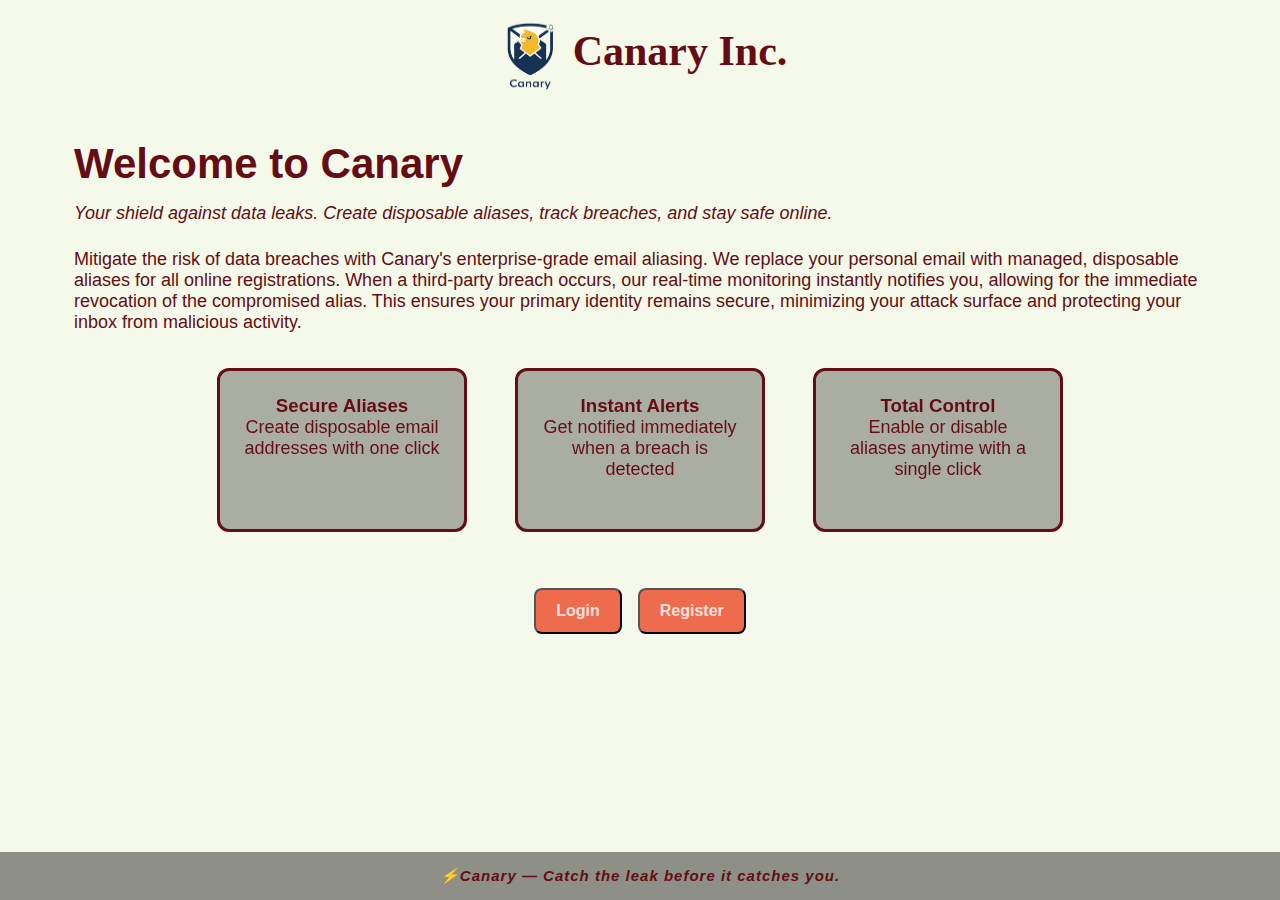
<file: Greeter/index.html>
<!DOCTYPE html>
<html lang="en">
<head>
  <meta charset="UTF-8">
  <meta name="viewport" content="width=device-width, initial-scale=1.0">
  <title>Project Canary - Home</title>
  <link rel="stylesheet" href="style.css">
</head>
<body>
  <div class="image">
    <img src="logo3.png" alt="oops" height=70 width=70>
    <h1>Canary Inc.</h1>
  </div>
  <div class="main">
    <h1>Welcome to Canary</h1>
    <p class="tag"><i>Your shield against data leaks. Create disposable aliases, track breaches, and stay safe online.</i></p>
    <p class="content">Mitigate the risk of data breaches with Canary's enterprise-grade email aliasing. We replace your personal email with managed, disposable aliases for all online registrations. When a third-party breach occurs, our real-time monitoring instantly notifies you, allowing for the immediate revocation of the compromised alias. This ensures your primary identity remains secure, minimizing your attack surface and protecting your inbox from malicious activity.</p>
  </div>

  <div class="features">
    <div class="feature">
      <h3>Secure Aliases</h3>
      <p>Create disposable email addresses with one click</p>
    </div>
    <div class="feature">
      <h3>Instant Alerts</h3>
      <p>Get notified immediately when a breach is detected</p>
    </div>
    <div class="feature">
      <h3>Total Control</h3>
      <p>Enable or disable aliases anytime with a single click</p>
    </div>
  </div>

  <div class="sign">
    <button id="loginBtn">Login</button>
    <button id="registerBtn">Register</button>
  </div>
  
  <footer>
    <div></div>
    <i>⚡Canary — Catch the leak before it catches you.</i>
  </footer>

  
  <!-- Login Modal -->
  <div class="modal-overlay" id="loginModal">
    <div class="modal-container">
      <button class="close-btn" id="closeLogin">&times;</button>
      
      <div class="modal-header">
        <h2>Welcome Back</h2>
        <p>Sign in to your Canary account</p>
      </div>
      
      <form id="loginForm">
        <div class="input-group">
          <label for="loginEmail">Email Address</label>
          <input type="email" id="loginEmail" placeholder="your.email@example.com" required>
        </div>
        
        <div class="input-group">
          <label for="loginPassword">Password</label>
          <input type="password" id="loginPassword" placeholder="Enter your password" required>
        </div>
        
        <button type="submit" class="modal-button">Login</button>
        
        <div class="modal-footer">
          <p>Don't have an account? <a id="switchToRegister">Register</a></p>
          <p><a href="#">Forgot your password?</a></p>
        </div>
      </form>
    </div>
  </div>

  <!-- Register Modal -->
  <div class="modal-overlay" id="registerModal">
    <div class="modal-container">
      <button class="close-btn" id="closeRegister">&times;</button>
      
      <div class="modal-header">
        <h2>Create Account</h2>
        <p>Join Canary to protect your digital identity</p>
      </div>
      
      <form id="registerForm">
        <div class="input-group">
          <label for="registerName">Name</label>
          <input type="text" id="registerName" placeholder="Full Name" required>
        </div>
        
        <div class="input-group">
          <label for="registerEmail">Email Address</label>
          <input type="email" id="registerEmail" placeholder="your.email@example.com" required>
        </div>
        
        <div class="input-group">
          <label for="registerPassword">Password</label>
          <input type="password" id="registerPassword" placeholder="Create a strong password" required>
        </div>
        
        <div class="input-group">
          <label for="registerConfirm">Confirm Password</label>
          <input type="password" id="registerConfirm" placeholder="Confirm your password" required>
        </div>
        
        <button type="submit" class="modal-button">Create Account</button>
        
        <div class="modal-footer">
          <p>Already have an account? <a id="switchToLogin">Login</a></p>
        </div>
      </form>
    </div>
  </div>

  <script>
    document.addEventListener('DOMContentLoaded', function() {
      // Get modal elements
      const loginModal = document.getElementById('loginModal');
      const registerModal = document.getElementById('registerModal');
      const loginBtn = document.getElementById('loginBtn');
      const registerBtn = document.getElementById('registerBtn');
      const closeLogin = document.getElementById('closeLogin');
      const closeRegister = document.getElementById('closeRegister');
      const switchToRegister = document.getElementById('switchToRegister');
      const switchToLogin = document.getElementById('switchToLogin');
      const loginForm = document.getElementById('loginForm');
      const registerForm = document.getElementById('registerForm');
      
      // Show login modal
      loginBtn.addEventListener('click', function() {
        loginModal.classList.add('active');
      });
      
      // Show register modal
      registerBtn.addEventListener('click', function() {
        registerModal.classList.add('active');
      });
      
      // Close modals
      closeLogin.addEventListener('click', function() {
        loginModal.classList.remove('active');
      });
      
      closeRegister.addEventListener('click', function() {
        registerModal.classList.remove('active');
      });
      
      // Switch between modals
      switchToRegister.addEventListener('click', function() {
        loginModal.classList.remove('active');
        registerModal.classList.add('active');
      });
      
      switchToLogin.addEventListener('click', function() {
        registerModal.classList.remove('active');
        loginModal.classList.add('active');
      });
      
      // Close modals when clicking outside
      window.addEventListener('click', function(e) {
        if (e.target === loginModal) {
          loginModal.classList.remove('active');
        }
        if (e.target === registerModal) {
          registerModal.classList.remove('active');
        }
      });
      
      // Form submission handlers
      loginForm.addEventListener('submit', function(e) {
        e.preventDefault();
        const email = document.getElementById('loginEmail').value;
        const password = document.getElementById('loginPassword').value;
        
        // In a real application, you would send this data to your server
        console.log('Login attempt with:', { email, password });
        
        // Simulate successful login
        alert('Login successful! Redirecting to dashboard...');
        loginModal.classList.remove('active');
      });
      
      registerForm.addEventListener('submit', function(e) {
        e.preventDefault();
        const name = document.getElementById('registerName').value;
        const email = document.getElementById('registerEmail').value;
        const password = document.getElementById('registerPassword').value;
        const confirm = document.getElementById('registerConfirm').value;
        
        // Simple validation
        if (password !== confirm) {
          alert('Passwords do not match!');
          return;
        }
        
        // In a real application, you would send this data to your server
        console.log('Registration attempt with:', { name, email, password });
        
        // Simulate successful registration
        alert('Registration successful! You can now login.');
        registerModal.classList.remove('active');
        loginModal.classList.add('active');
      });
      
      // Add escape key to close modals
      document.addEventListener('keydown', function(e) {
        if (e.key === 'Escape') {
          loginModal.classList.remove('active');
          registerModal.classList.remove('active');
        }
      });
    });
  </script>

</body>
</html>
</file>
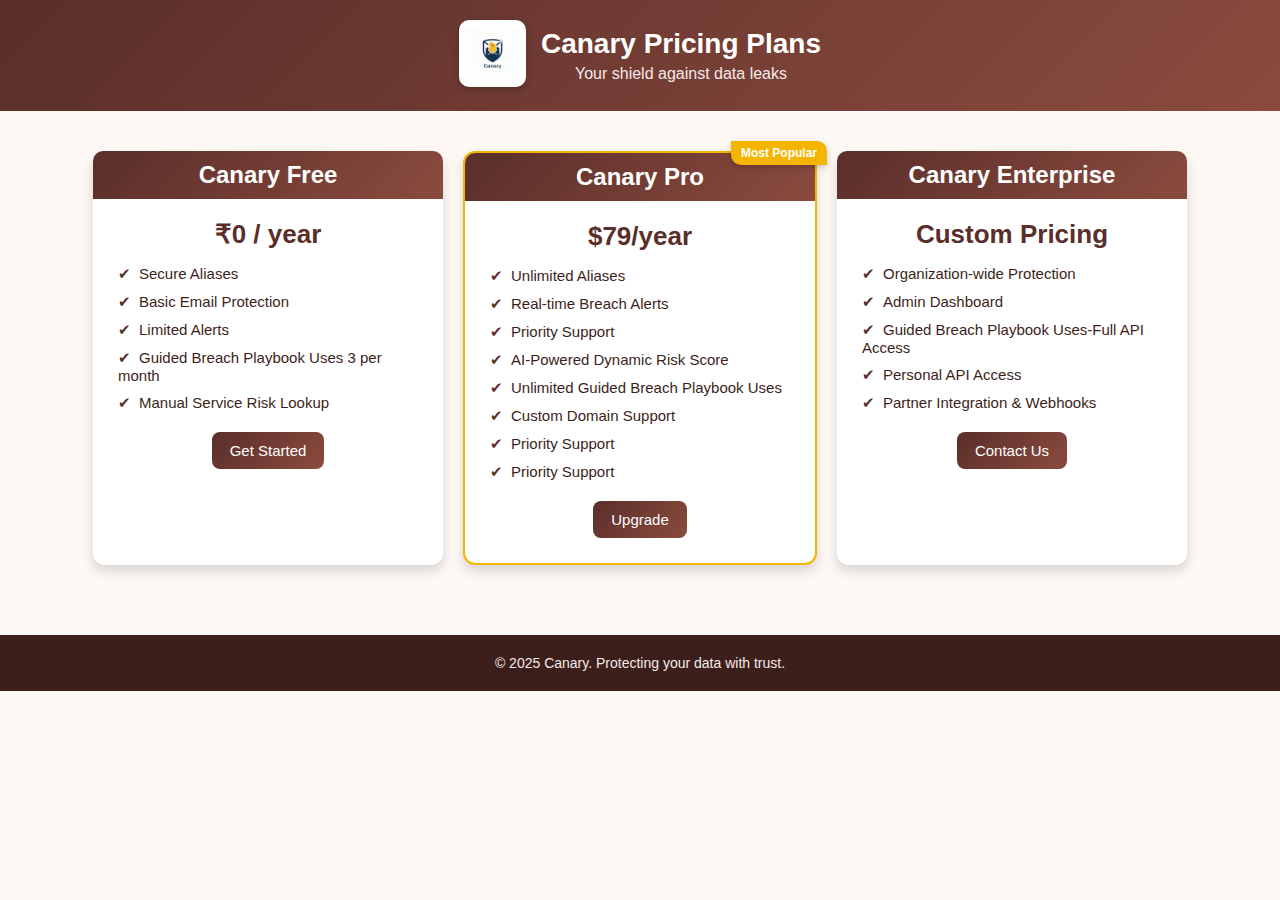
<file: pricing/index.html>
<!DOCTYPE html>
<html lang="en">
<head>
  <meta charset="UTF-8">
  <meta name="viewport" content="width=device-width, initial-scale=1.0">
  <title>Canary Pricing Plans</title>
  <style>
    body {
      font-family: Arial, sans-serif;
      background: #fdf8f3; /* light background */
      margin: 0;
      padding: 0;
      color: #3c1f1a;
    }

    /* Header Section */
    header {
      background: linear-gradient(135deg, #5a2e2a, #8b4b3e); /* brownish gradient */
      color: white;
      text-align: center;
      padding: 20px;
    }

    header .logo-title {
      display: flex;
      align-items: center;
      justify-content: center;
      gap: 15px;
    }

    header img {
      height: 55px;
      background: #fff;
      padding: 6px;
      border-radius: 10px;
      box-shadow: 0 2px 6px rgba(0,0,0,0.25);
    }

    header h1 {
      margin: 0;
      font-size: 28px;
      font-weight: bold;
    }

    header p {
      margin: 5px 0 0;
      font-size: 16px;
      color: #f5e9e9;
    }

    /* Pricing Container */
    .pricing-container {
      display: flex;
      justify-content: center;
      flex-wrap: wrap;
      gap: 20px;
      padding: 40px 20px;
    }

    .pricing-card {
      background: white;
      border-radius: 12px;
      padding: 25px;
      width: 300px;
      text-align: center;
      box-shadow: 0 6px 12px rgba(0, 0, 0, 0.15);
      transition: transform 0.2s ease, box-shadow 0.2s ease;
    }

    .pricing-card:hover {
      transform: translateY(-5px);
      box-shadow: 0 10px 18px rgba(0, 0, 0, 0.25);
    }

    .pricing-card h2 {
      background: linear-gradient(135deg, #5a2e2a, #8b4b3e);
      color: white;
      padding: 10px;
      border-radius: 10px 10px 0 0;
      margin: -25px -25px 20px -25px;
    }

    .price {
      font-size: 26px;
      color: #5a2e2a;
      margin: 15px 0;
      font-weight: bold;
    }

    ul {
      list-style: none;
      padding: 0;
      margin: 0 0 20px;
      text-align: left;
    }

    ul li {
      margin: 10px 0;
      font-size: 15px;
    }

    ul li::before {
      content: "✔";
      color: #5a2e2a;
      margin-right: 8px;
    }

    .btn {
      background: linear-gradient(135deg, #5a2e2a, #8b4b3e);
      color: white;
      border: none;
      padding: 10px 18px;
      border-radius: 8px;
      cursor: pointer;
      font-size: 15px;
      transition: 0.3s;
    }

    .btn:hover {
      background: linear-gradient(135deg, #8b4b3e, #5a2e2a);
    }

    /* Most Popular Tag */
    .popular-tag {
      background: #f4b400;
      color: #fff;
      padding: 5px 10px;
      font-size: 12px;
      border-radius: 0 10px 0 10px;
      position: absolute;
      top: -12px;
      right: -12px;
      font-weight: bold;
      box-shadow: 0 2px 6px rgba(0,0,0,0.2);
    }

    .pricing-card.popular {
      position: relative;
      border: 2px solid #f4b400;
    }

    /* Footer */
    footer {
      background: #3c1f1a;
      color: #eee;
      text-align: center;
      padding: 20px;
      margin-top: 30px;
    }

    footer .footer-content {
      display: flex;
      justify-content: center;
      align-items: center;
      gap: 12px;
    }

    footer img {
      height: 40px;
      background: #fff;
      padding: 5px;
      border-radius: 8px;
      box-shadow: 0 2px 5px rgba(0,0,0,0.25);
    }

    footer p {
      margin: 0;
      font-size: 14px;
      color: #f5e9e9;
    }
  </style>
</head>
<body>

  <!-- Header -->
  <header>
    <div class="logo-title">
      <!-- 🔽 Replace 'your-logo.png' with your actual logo file path -->
      <a href="index.html">
        <img src="canaryimg.jpg" alt="Canary Logo">
      </a>
      <div>
        <h1>Canary Pricing Plans</h1>
        <p>Your shield against data leaks</p>
      </div>
    </div>
  </header>

  <!-- Pricing Section -->
  <section class="pricing-container">
    <!-- Free Plan -->
    <div class="pricing-card">
      <h2>Canary Free</h2>
      <p class="price">₹0 / year</p>
      <ul>
        <li>Secure Aliases</li>
        <li>Basic Email Protection</li>
        <li>Limited Alerts</li>
        <li>Guided Breach Playbook Uses 3 per month</li>
        <li>Manual Service Risk Lookup</li>
      </ul>
      <button class="btn">Get Started</button>
    </div>

    <!-- Pro Plan -->
    <div class="pricing-card popular">
      <span class="popular-tag">Most Popular</span>
      <h2>Canary Pro</h2>
      <p class="price">$79/year</p>
      <ul>
        <li>Unlimited Aliases</li>
        <li>Real-time Breach Alerts</li>
        <li>Priority Support</li>
        <li>AI-Powered Dynamic Risk Score</li>
        <li>Unlimited Guided Breach Playbook Uses</li>
        <li>Custom Domain Support</li>
        <li>Priority Support</li>
        <li>Priority Support</li>
      </ul>
      <button class="btn">Upgrade</button>
    </div>

    <!-- Enterprise Plan -->
    <div class="pricing-card">
      <h2>Canary Enterprise</h2>
      <p class="price">Custom Pricing</p>
      <ul>
        <li>Organization-wide Protection</li>
        <li>Admin Dashboard</li>
        <li>Guided Breach Playbook Uses-Full API Access</li>
        <li>Personal API Access</li>
        <li>Partner Integration & Webhooks</li>
      </ul>
      <button class="btn">Contact Us</button>
    </div>
  </section>

  <!-- Footer -->
  <footer>
    <div class="footer-content">
      <!-- 🔽 Replace with your logo -->
      <p>© 2025 Canary. Protecting your data with trust.</p>
    </div>
  </footer>

</body>
</html>
</file>
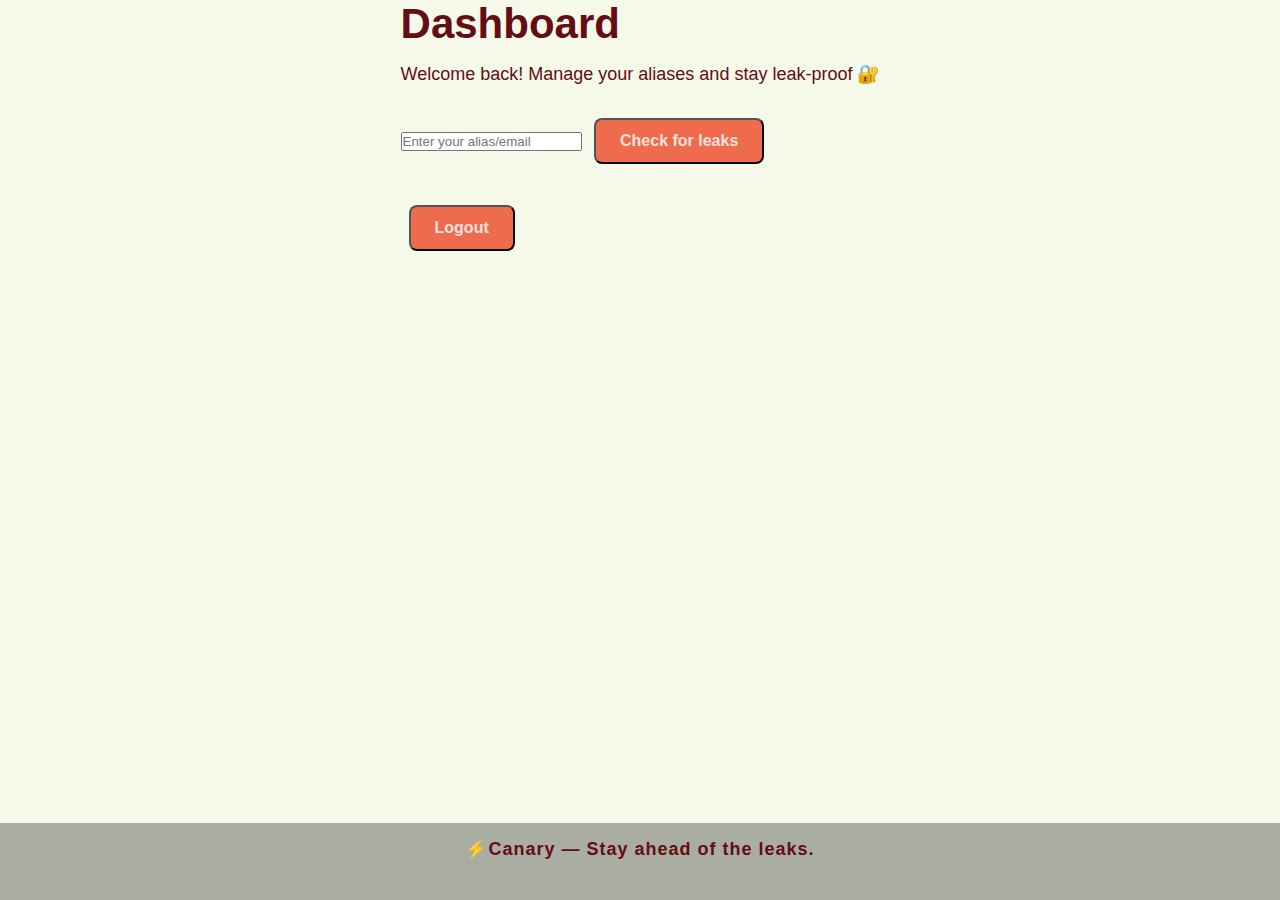
<file: Dash/dashboard.html>
<!DOCTYPE html>
<html lang="en">
<head>
  <meta charset="UTF-8">
  <meta name="viewport" content="width=device-width, initial-scale=1.0">
  <title>Dashboard - Project Canary</title>
  <link rel="stylesheet" href="style.css">
</head>
<script>
function checkLeak() {
  const alias = document.getElementById('aliasInput').value.trim();
  const result = document.getElementById('result');

  if(alias === "") {
    result.textContent = "Please enter an alias or email to check.";
    result.style.color = "yellow";
    return;
  }

  // Simple simulated check
  const leakedAliases = ["test@example.com", "john@doe.com"]; // example "leaked" emails

  if(leakedAliases.includes(alias.toLowerCase())) {
    result.textContent = `⚠️ Warning! ${alias} was found in data leaks.`;
    result.style.color = "red";
  } else {
    result.textContent = `✅ Good news! No leaks found for ${alias}.`;
    result.style.color = "brown";
  }
}
</script>

<body>
  <div class="container">
  <h1>Dashboard</h1>
  <p>Welcome back! Manage your aliases and stay leak-proof 🔐</p>

  <input type="text" id="aliasInput" placeholder="Enter your alias/email">
  <button onclick="checkLeak()">Check for leaks</button>

  <p id="result" style="margin-top:15px; font-weight:bold;"></p>

  <button onclick="window.location.href='index.html'">Logout</button>
</div>


  <footer>
    <p>⚡Canary — Stay ahead of the leaks.</p>
  </footer>
</body>
</html>
</file>
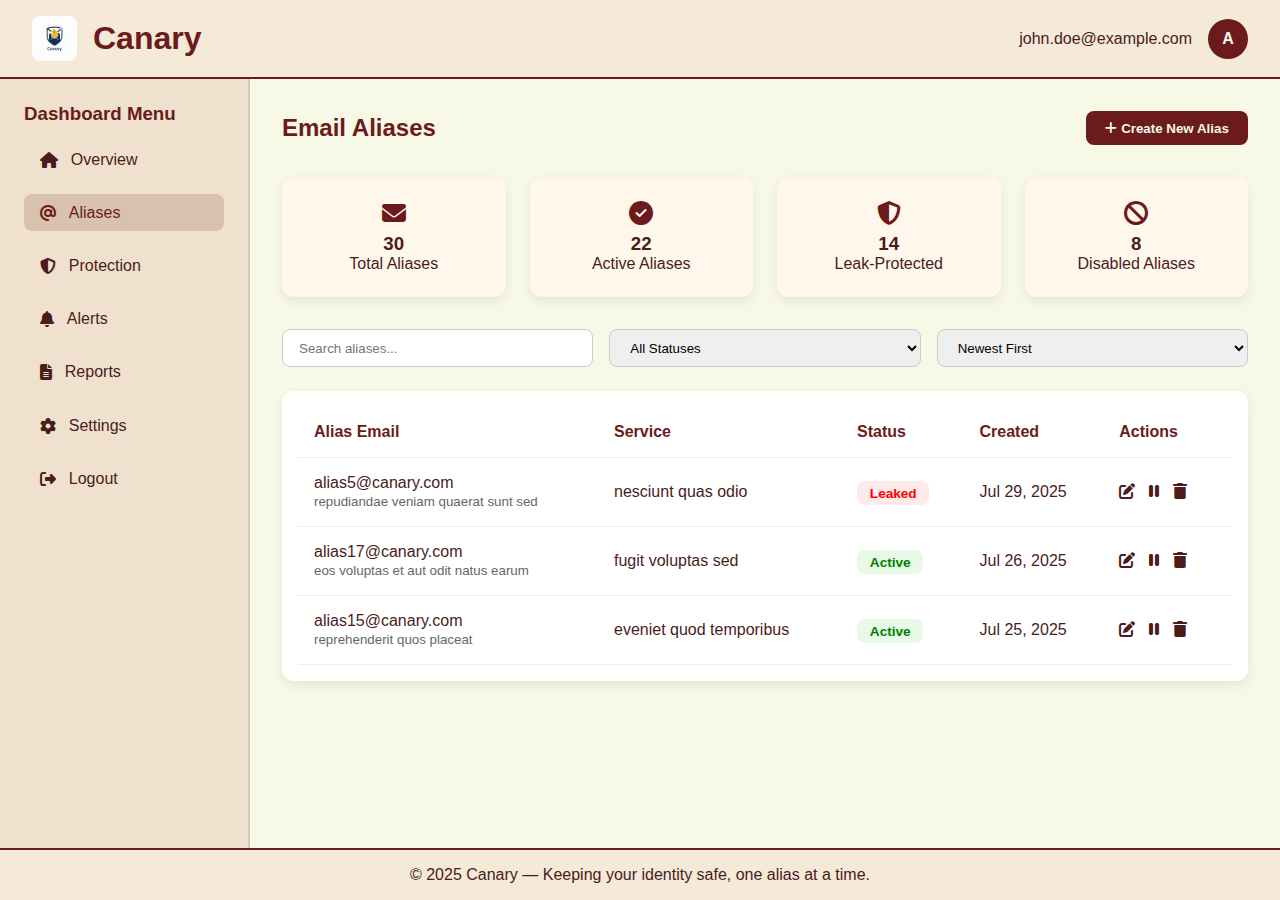
<file: try/alias.html>
<!DOCTYPE html>
<html lang="en">
<head>
  <meta charset="UTF-8">
  <meta name="viewport" content="width=device-width, initial-scale=1.0">
  <title>Email Aliases - Canary</title>
  <link rel="stylesheet" href="alias.css">
  <link rel="stylesheet" href="https://cdnjs.cloudflare.com/ajax/libs/font-awesome/6.5.0/css/all.min.css">
</head>
<body>
  <!-- Header -->
  <header>
    <div class="logo">
      <img src="logo3.jpg" alt="Logo">
      <h1>Canary</h1>
    </div>
    <div class="user-info">
      <span>john.doe@example.com</span>
      <div class="user-avatar">A</div>
    </div>
  </header>

  <!-- Dashboard Layout -->
  <div class="dashboard">
    <!-- Sidebar -->
    <aside class="sidebar">
      <h3 class="menu-title">Dashboard Menu</h3>
      <ul class="sidebar-menu">
        <li><a href="#"><i class="fas fa-home"></i> Overview</a></li>
        <li><a href="#" class="active"><i class="fas fa-at"></i> Aliases</a></li>
        <li><a href="#"><i class="fas fa-shield-alt"></i> Protection</a></li>
        <li><a href="#"><i class="fas fa-bell"></i> Alerts</a></li>
        <li><a href="#"><i class="fas fa-file-alt"></i> Reports</a></li>
        <li><a href="#"><i class="fas fa-cog"></i> Settings</a></li>
        <li><a href="#"><i class="fas fa-sign-out-alt"></i> Logout</a></li>
      </ul>
    </aside>

    <!-- Main Content -->
    <main class="main-content">
      <div class="dashboard-header">
        <h2>Email Aliases</h2>
        <button class="btn btn-primary"><i class="fas fa-plus"></i> Create New Alias</button>
      </div>

      <!-- Stats -->
      <div class="stats-grid">
        <div class="stat-card">
          <i class="fas fa-envelope"></i>
          <h3>30</h3>
          <p>Total Aliases</p>
        </div>
        <div class="stat-card">
          <i class="fas fa-check-circle"></i>
          <h3>22</h3>
          <p>Active Aliases</p>
        </div>
        <div class="stat-card">
          <i class="fas fa-shield-alt"></i>
          <h3>14</h3>
          <p>Leak-Protected</p>
        </div>
        <div class="stat-card">
          <i class="fas fa-ban"></i>
          <h3>8</h3>
          <p>Disabled Aliases</p>
        </div>
      </div>

      <!-- Filters -->
      <div class="filter-bar">
        <input type="text" placeholder="Search aliases...">
        <select>
          <option>All Statuses</option>
          <option>Active</option>
          <option>Leaked</option>
          <option>Disabled</option>
        </select>
        <select>
          <option>Newest First</option>
          <option>Oldest First</option>
        </select>
      </div>

      <!-- Aliases Table -->
      <div class="aliases-container">
        <table class="aliases-table">
          <thead>
            <tr>
              <th>Alias Email</th>
              <th>Service</th>
              <th>Status</th>
              <th>Created</th>
              <th>Actions</th>
            </tr>
          </thead>
          <tbody>
            <tr>
              <td>alias5@canary.com<br><small>repudiandae veniam quaerat sunt sed</small></td>
              <td>nesciunt quas odio</td>
              <td><span class="status leaked">Leaked</span></td>
              <td>Jul 29, 2025</td>
              <td class="actions">
                <i class="fas fa-edit"></i>
                <i class="fas fa-pause"></i>
                <i class="fas fa-trash"></i>
              </td>
            </tr>
            <tr>
              <td>alias17@canary.com<br><small>eos voluptas et aut odit natus earum</small></td>
              <td>fugit voluptas sed</td>
              <td><span class="status active">Active</span></td>
              <td>Jul 26, 2025</td>
              <td class="actions">
                <i class="fas fa-edit"></i>
                <i class="fas fa-pause"></i>
                <i class="fas fa-trash"></i>
              </td>
            </tr>
            <tr>
              <td>alias15@canary.com<br><small>reprehenderit quos placeat</small></td>
              <td>eveniet quod temporibus</td>
              <td><span class="status active">Active</span></td>
              <td>Jul 25, 2025</td>
              <td class="actions">
                <i class="fas fa-edit"></i>
                <i class="fas fa-pause"></i>
                <i class="fas fa-trash"></i>
              </td>
            </tr>
          </tbody>
        </table>
      </div>
    </main>
  </div>

  <!-- Footer -->
  <footer>
    <p>© 2025 Canary — Keeping your identity safe, one alias at a time.</p>
  </footer>
  <script src="alias.js"></script>
</body>
</html>
</file>
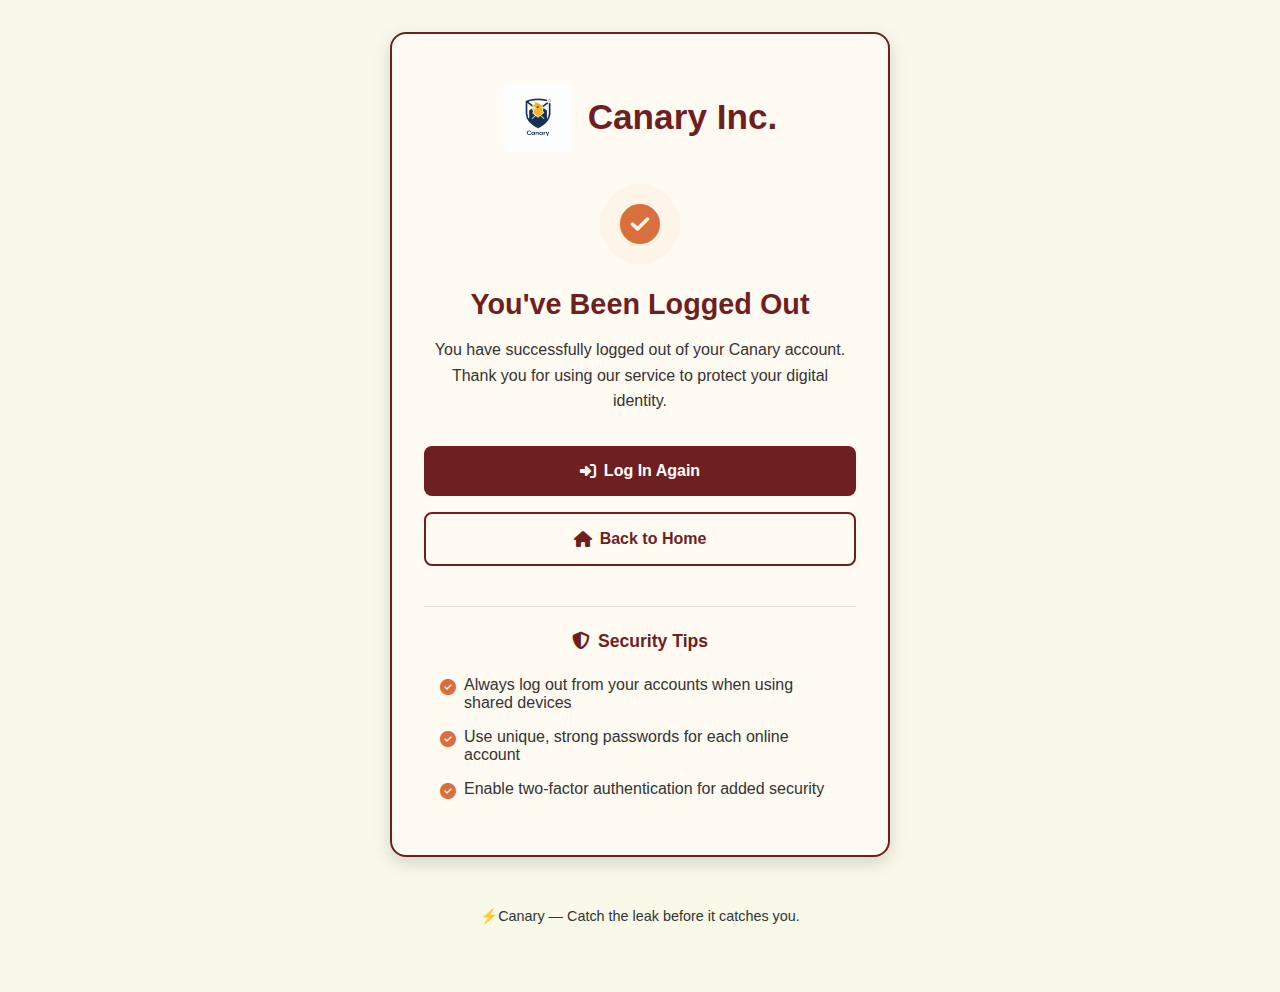
<file: try/logout.html>
<!DOCTYPE html>
<html lang="en">
<head>
  <meta charset="UTF-8">
  <meta name="viewport" content="width=device-width, initial-scale=1.0">
  <title>Logged Out - Canary</title>
  <link rel="stylesheet" href="https://cdnjs.cloudflare.com/ajax/libs/font-awesome/6.4.0/css/all.min.css">
  <style>
* {
  margin: 0;
  padding: 0;
  box-sizing: border-box;
  font-family: 'Segoe UI', Tahoma, Geneva, Verdana, sans-serif;
}

:root {
  --color-bg: #f9f9e9;       /* Creamy light background */
  --color-primary: #6e1f1f;  /* Dark maroon for headings/buttons */
  --color-secondary: #7a3c3c;/* Softer maroon */
  --color-light: #fff;
  --color-dark: #333;
  --color-accent: #d86f3d;   /* Burnt orange accent */
}

body {
  background: var(--color-bg);
  color: var(--color-dark);
  min-height: 100vh;
  display: flex;
  flex-direction: column;
  justify-content: center;
  align-items: center;
  padding: 2rem;
  text-align: center;
}

.container {
  max-width: 500px;
  width: 100%;
  background: #fffaf2;
  border: 2px solid var(--color-primary);
  border-radius: 16px;
  padding: 3rem 2rem;
  box-shadow: 0 6px 18px rgba(0, 0, 0, 0.15);
  animation: fadeIn 0.8s ease-out;
}

.logo {
  display: flex;
  justify-content: center;
  align-items: center;
  margin-bottom: 2rem;
}

.logo img {
  height: 70px;
  width: 70px;
  margin-right: 15px;
  border-radius: 8px;
  object-fit: cover;
}

.logo h1 {
  font-size: 2.2rem;
  font-weight: 700;
  color: var(--color-primary);
}

.status-icon {
  width: 80px;
  height: 80px;
  border-radius: 50%;
  background: #fff4e8;
  display: flex;
  justify-content: center;
  align-items: center;
  margin: 0 auto 1.5rem;
  font-size: 2.5rem;
  color: var(--color-accent);
}

h2 {
  font-size: 1.8rem;
  margin-bottom: 1rem;
  color: var(--color-primary);
}

p {
  color: var(--color-dark);
  line-height: 1.6;
  margin-bottom: 2rem;
}

.button-group {
  display: flex;
  flex-direction: column;
  gap: 1rem;
  margin-top: 2rem;
}

.btn {
  padding: 1rem 1.5rem;
  border: none;
  border-radius: 8px;
  font-weight: 600;
  cursor: pointer;
  transition: all 0.3s;
  display: flex;
  justify-content: center;
  align-items: center;
  gap: 0.5rem;
  text-decoration: none;
}

.btn-primary {
  background: var(--color-primary);
  color: var(--color-light);
}

.btn-primary:hover {
  background: var(--color-secondary);
}

.btn-secondary {
  background: transparent;
  border: 2px solid var(--color-primary);
  color: var(--color-primary);
}

.btn-secondary:hover {
  background: var(--color-primary);
  color: var(--color-light);
}

.security-tips {
  margin-top: 2.5rem;
  padding-top: 1.5rem;
  border-top: 1px solid rgba(0, 0, 0, 0.1);
}

.security-tips h3 {
  font-size: 1.1rem;
  margin-bottom: 1rem;
  color: var(--color-primary);
  display: flex;
  align-items: center;
  justify-content: center;
  gap: 0.5rem;
}

.security-tips ul {
  list-style: none;
  text-align: left;
  max-width: 400px;
  margin: 0 auto;
}

.security-tips li {
  padding: 0.5rem 0;
  color: var(--color-dark);
  display: flex;
  align-items: flex-start;
  gap: 0.5rem;
}

.security-tips li i {
  color: var(--color-accent);
  margin-top: 0.2rem;
}

footer {
  margin-top: 3rem;
  color: var(--color-primary);
  font-size: 0.9rem;
  font-weight: 500;
}

/* Animations */
@keyframes fadeIn {
  from {
    opacity: 0;
    transform: translateY(20px);
  }
  to {
    opacity: 1;
    transform: translateY(0);
  }
}

  </style>
</head>
<body>
  <div class="container">
    <div class="logo">
      <img src="logo3.jpg" alt="Canary Logo">
      <h1>Canary Inc.</h1>
    </div>
    
    <div class="status-icon">
      <i class="fas fa-check-circle"></i>
    </div>
    
    <h2>You've Been Logged Out</h2>
    <p>You have successfully logged out of your Canary account. Thank you for using our service to protect your digital identity.</p>
    
    <div class="button-group">
      <a href="login.html" class="btn btn-primary">
        <i class="fas fa-sign-in-alt"></i> Log In Again
      </a>
      <a href="index.html" class="btn btn-secondary">
        <i class="fas fa-home"></i> Back to Home
      </a>
    </div>
    
    <div class="security-tips">
      <h3><i class="fas fa-shield-alt"></i> Security Tips</h3>
      <ul>
        <li>
          <i class="fas fa-check-circle"></i>
          <span>Always log out from your accounts when using shared devices</span>
        </li>
        <li>
          <i class="fas fa-check-circle"></i>
          <span>Use unique, strong passwords for each online account</span>
        </li>
        <li>
          <i class="fas fa-check-circle"></i>
          <span>Enable two-factor authentication for added security</span>
        </li>
      </ul>
    </div>
  </div>
  
  <footer>
    <p>⚡Canary — Catch the leak before it catches you.</p>
  </footer>

  <script>
    document.addEventListener('DOMContentLoaded', function() {
      // Simulate logout process
      console.log('Logout successful');
      
      // Clear any stored user data (in a real application)
      // localStorage.removeItem('userToken');
      // sessionStorage.removeItem('userSession');
      
      // Set a timeout to redirect to homepage after 30 seconds
      const redirectTimer = setTimeout(() => {
        window.location.href = 'index.html';
      }, 30000);
      
      // Clear the timer if user interacts with the page
      document.addEventListener('click', function() {
        clearTimeout(redirectTimer);
      });
    });
  </script>
</body>
</html>
</file>
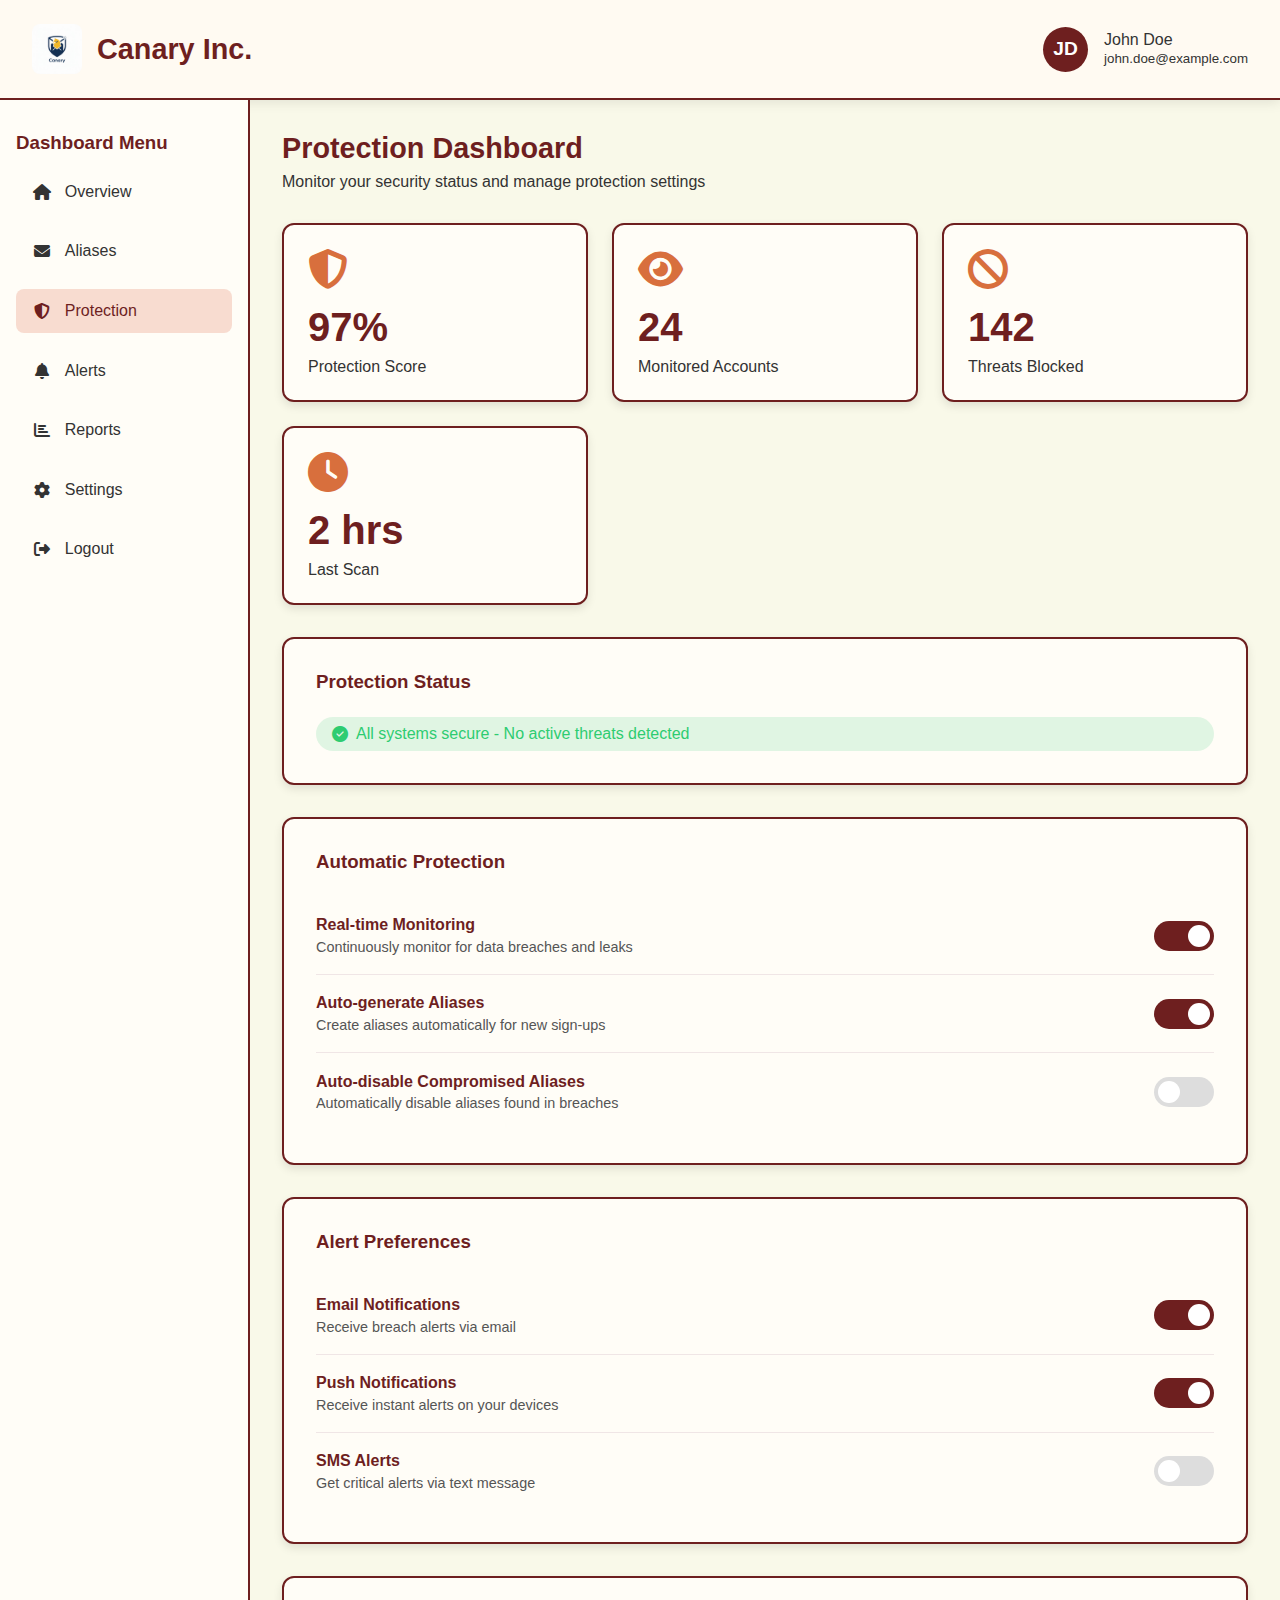
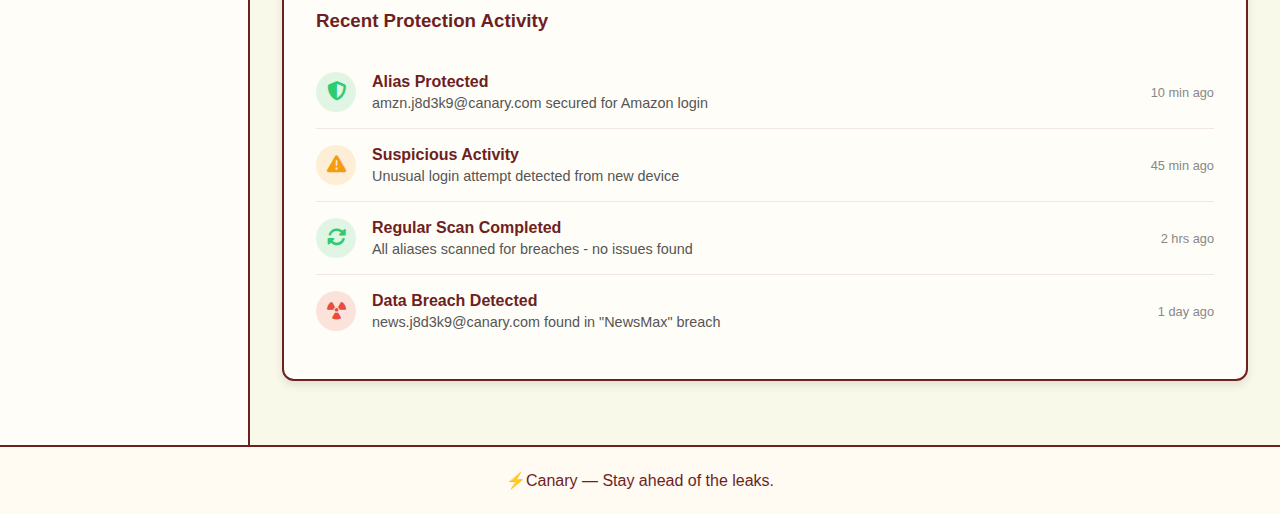
<file: try/protection.html>
<!DOCTYPE html>
<html lang="en">
<head>
  <meta charset="UTF-8">
  <meta name="viewport" content="width=device-width, initial-scale=1.0">
  <title>Canary - Protection Dashboard</title>
  <link rel="stylesheet" href="https://cdnjs.cloudflare.com/ajax/libs/font-awesome/6.4.0/css/all.min.css">
  <style>
    * {
  margin: 0;
  padding: 0;
  box-sizing: border-box;
  font-family: 'Segoe UI', Tahoma, Geneva, Verdana, sans-serif;
}

:root {
  --color-bg: #f9f9e9;       /* Creamy background */
  --color-primary: #6e1f1f;  /* Dark maroon */
  --color-secondary: #7a3c3c;/* Softer maroon */
  --color-light: #fff;
  --color-dark: #333;
  --color-accent: #d86f3d;   /* Burnt orange accent */
  --color-success: #2ecc71;
  --color-danger: #e74c3c;
  --color-warning: #f39c12;
}

body {
  background: var(--color-bg);
  color: var(--color-dark);
  min-height: 100vh;
  display: flex;
  flex-direction: column;
}

/* Header Styles */
header {
  display: flex;
  justify-content: space-between;
  align-items: center;
  padding: 1.5rem 2rem;
  background-color: #fffaf2;
  border-bottom: 2px solid var(--color-primary);
  box-shadow: 0 2px 12px rgba(0, 0, 0, 0.1);
}

.logo {
  display: flex;
  align-items: center;
}

.logo img {
  height: 50px;
  width: 50px;
  margin-right: 15px;
  border-radius: 8px;
  object-fit: cover;
}

.logo h1 {
  font-size: 1.8rem;
  font-weight: 700;
  color: var(--color-primary);
}

.user-info {
  display: flex;
  align-items: center;
  gap: 1rem;
}

.user-avatar {
  width: 45px;
  height: 45px;
  border-radius: 50%;
  background: var(--color-primary);
  color: var(--color-light);
  display: flex;
  align-items: center;
  justify-content: center;
  font-weight: bold;
  font-size: 1.2rem;
}

/* Dashboard Layout */
.dashboard {
  display: flex;
  flex: 1;
}

/* Sidebar */
.sidebar {
  width: 250px;
  background-color: #fffdf7;
  padding: 2rem 1rem;
  border-right: 2px solid var(--color-primary);
}

.sidebar h3 {
  color: var(--color-primary);
  margin-bottom: 1rem;
}

.sidebar-menu {
  list-style: none;
  margin-top: 1rem;
}

.sidebar-menu li {
  margin-bottom: 1rem;
}

.sidebar-menu a {
  color: var(--color-dark);
  text-decoration: none;
  display: flex;
  align-items: center;
  gap: 0.8rem;
  padding: 0.8rem 1rem;
  border-radius: 8px;
  transition: all 0.3s;
}

.sidebar-menu a:hover {
  background-color: #fceee8;
  color: var(--color-primary);
}

.sidebar-menu a.active {
  background-color: #f8dcd0;
  color: var(--color-primary);
}

.sidebar-menu i {
  width: 20px;
  text-align: center;
}

/* Main Content */
.main-content {
  flex: 1;
  padding: 2rem;
}

.dashboard-header {
  margin-bottom: 2rem;
}

.dashboard-header h2 {
  font-size: 1.8rem;
  margin-bottom: 0.5rem;
  color: var(--color-primary);
}

/* Stats Grid */
.stats-grid {
  display: grid;
  grid-template-columns: repeat(auto-fit, minmax(250px, 1fr));
  gap: 1.5rem;
  margin-bottom: 2rem;
}

.stat-card {
  background: #fffdf7;
  border: 2px solid var(--color-primary);
  border-radius: 12px;
  padding: 1.5rem;
  display: flex;
  flex-direction: column;
  transition: transform 0.3s;
  min-height: 160px;
  box-shadow: 0 4px 10px rgba(0, 0, 0, 0.1);
}

.stat-card:hover {
  transform: translateY(-5px);
}

.stat-card i {
  font-size: 2.5rem;
  margin-bottom: 1rem;
  color: var(--color-accent);
}

.stat-card h3 {
  font-size: 2.5rem;
  margin-bottom: 0.5rem;
  color: var(--color-primary);
}

.stat-card p {
  color: var(--color-dark);
}

/* Content Cards */
.content-card {
  background: #fffdf7;
  border: 2px solid var(--color-primary);
  border-radius: 12px;
  padding: 2rem;
  margin-bottom: 2rem;
  box-shadow: 0 4px 10px rgba(0, 0, 0, 0.1);
}

.content-card h3 {
  margin-bottom: 1.5rem;
  color: var(--color-primary);
}

/* Toggle Switch */
.toggle-switch {
  position: relative;
  display: inline-block;
  width: 60px;
  height: 30px;
}

.toggle-switch input {
  opacity: 0;
  width: 0;
  height: 0;
}

.slider {
  position: absolute;
  cursor: pointer;
  top: 0;
  left: 0;
  right: 0;
  bottom: 0;
  background-color: #ddd;
  transition: .4s;
  border-radius: 34px;
}

.slider:before {
  position: absolute;
  content: "";
  height: 22px;
  width: 22px;
  left: 4px;
  bottom: 4px;
  background-color: white;
  transition: .4s;
  border-radius: 50%;
}

input:checked + .slider {
  background-color: var(--color-primary);
}

input:checked + .slider:before {
  transform: translateX(30px);
}

/* Settings List */
.settings-list {
  list-style: none;
}

.settings-item {
  display: flex;
  justify-content: space-between;
  align-items: center;
  padding: 1.2rem 0;
  border-bottom: 1px solid #f0e6e6;
}

.settings-item:last-child {
  border-bottom: none;
}

.settings-info {
  flex: 1;
}

.settings-info h4 {
  margin-bottom: 0.3rem;
  color: var(--color-primary);
}

.settings-info p {
  color: #555;
  font-size: 0.9rem;
}

/* Threat Level Indicator */
.threat-level {
  display: flex;
  align-items: center;
  gap: 0.5rem;
  padding: 0.5rem 1rem;
  border-radius: 20px;
  font-weight: 500;
}

.threat-low {
  background-color: rgba(46, 204, 113, 0.15);
  color: var(--color-success);
}

.threat-medium {
  background-color: rgba(243, 156, 18, 0.15);
  color: var(--color-warning);
}

.threat-high {
  background-color: rgba(231, 76, 60, 0.15);
  color: var(--color-danger);
}

/* Recent Activity */
.activity-list {
  list-style: none;
}

.activity-item {
  display: flex;
  align-items: center;
  gap: 1rem;
  padding: 1rem 0;
  border-bottom: 1px solid #f0e6e6;
}

.activity-item:last-child {
  border-bottom: none;
}

.activity-icon {
  width: 40px;
  height: 40px;
  border-radius: 50%;
  display: flex;
  align-items: center;
  justify-content: center;
  font-size: 1.2rem;
}

.icon-safe {
  background-color: rgba(46, 204, 113, 0.15);
  color: var(--color-success);
}

.icon-warning {
  background-color: rgba(243, 156, 18, 0.15);
  color: var(--color-warning);
}

.icon-danger {
  background-color: rgba(231, 76, 60, 0.15);
  color: var(--color-danger);
}

.activity-content {
  flex: 1;
}

.activity-content h4 {
  margin-bottom: 0.3rem;
  color: var(--color-primary);
}

.activity-content p {
  color: #555;
  font-size: 0.9rem;
}

.activity-time {
  color: #888;
  font-size: 0.8rem;
}

/* Footer */
footer {
  text-align: center;
  padding: 1.5rem;
  background-color: #fffaf2;
  color: var(--color-primary);
  font-weight: 500;
  border-top: 2px solid var(--color-primary);
}

/* Responsive Design */
@media (max-width: 900px) {
  .dashboard {
    flex-direction: column;
  }

  .sidebar {
    width: 100%;
    padding: 1rem;
    border-right: none;
    border-bottom: 2px solid var(--color-primary);
  }

  .sidebar-menu {
    display: flex;
    flex-wrap: wrap;
    gap: 0.5rem;
    margin-top: 1rem;
  }

  .sidebar-menu li {
    margin-bottom: 0;
  }

  .sidebar-menu a {
    padding: 0.5rem 0.8rem;
  }
}

@media (max-width: 600px) {
  header {
    flex-direction: column;
    text-align: center;
    gap: 1rem;
  }

  .stats-grid {
    grid-template-columns: 1fr;
  }

  .settings-item {
    flex-direction: column;
    align-items: flex-start;
    gap: 1rem;
  }
}

  </style>
</head>
<body>
  <!-- Header -->
  <header>
    <div class="logo">
      <img src="logo3.jpg" alt="Canary Logo">
      <h1>Canary Inc.</h1>
    </div>
    <div class="user-info">
      <div class="user-avatar">JD</div>
      <div>
        <p>John Doe</p>
        <small>john.doe@example.com</small>
      </div>
    </div>
  </header>
  
  <!-- Dashboard -->
  <div class="dashboard">
    <!-- Sidebar -->
    <div class="sidebar">
      <h3>Dashboard Menu</h3>
      <ul class="sidebar-menu">
        <li><a href="dashboard.html"><i class="fas fa-home"></i> Overview</a></li>
        <li><a href="aliases.html"><i class="fas fa-envelope"></i> Aliases</a></li>
        <li><a href="#" class="active"><i class="fas fa-shield-alt"></i> Protection</a></li>
        <li><a href="alerts.html"><i class="fas fa-bell"></i> Alerts</a></li>
        <li><a href="reports.html"><i class="fas fa-chart-bar"></i> Reports</a></li>
        <li><a href="settings.html"><i class="fas fa-cog"></i> Settings</a></li>
        <li><a href="index.html"><i class="fas fa-sign-out-alt"></i> Logout</a></li>
      </ul>
    </div>
    
    <!-- Main Content -->
    <div class="main-content">
      <div class="dashboard-header">
        <h2>Protection Dashboard</h2>
        <p>Monitor your security status and manage protection settings</p>
      </div>
      
      <!-- Stats Grid -->
      <div class="stats-grid">
        <div class="stat-card">
          <i class="fas fa-shield-alt"></i>
          <h3>97%</h3>
          <p>Protection Score</p>
        </div>
        <div class="stat-card">
          <i class="fas fa-eye"></i>
          <h3>24</h3>
          <p>Monitored Accounts</p>
        </div>
        <div class="stat-card">
          <i class="fas fa-ban"></i>
          <h3>142</h3>
          <p>Threats Blocked</p>
        </div>
        <div class="stat-card">
          <i class="fas fa-clock"></i>
          <h3>2 hrs</h3>
          <p>Last Scan</p>
        </div>
      </div>
      
      <!-- Protection Status -->
      <div class="content-card">
        <h3>Protection Status</h3>
        <div class="threat-level threat-low">
          <i class="fas fa-check-circle"></i>
          <span>All systems secure - No active threats detected</span>
        </div>
      </div>
      
      <!-- Automatic Protection -->
      <div class="content-card">
        <h3>Automatic Protection</h3>
        <ul class="settings-list">
          <li class="settings-item">
            <div class="settings-info">
              <h4>Real-time Monitoring</h4>
              <p>Continuously monitor for data breaches and leaks</p>
            </div>
            <label class="toggle-switch">
              <input type="checkbox" checked>
              <span class="slider"></span>
            </label>
          </li>
          <li class="settings-item">
            <div class="settings-info">
              <h4>Auto-generate Aliases</h4>
              <p>Create aliases automatically for new sign-ups</p>
            </div>
            <label class="toggle-switch">
              <input type="checkbox" checked>
              <span class="slider"></span>
            </label>
          </li>
          <li class="settings-item">
            <div class="settings-info">
              <h4>Auto-disable Compromised Aliases</h4>
              <p>Automatically disable aliases found in breaches</p>
            </div>
            <label class="toggle-switch">
              <input type="checkbox">
              <span class="slider"></span>
            </label>
          </li>
        </ul>
      </div>
      
      <!-- Alert Preferences -->
      <div class="content-card">
        <h3>Alert Preferences</h3>
        <ul class="settings-list">
          <li class="settings-item">
            <div class="settings-info">
              <h4>Email Notifications</h4>
              <p>Receive breach alerts via email</p>
            </div>
            <label class="toggle-switch">
              <input type="checkbox" checked>
              <span class="slider"></span>
            </label>
          </li>
          <li class="settings-item">
            <div class="settings-info">
              <h4>Push Notifications</h4>
              <p>Receive instant alerts on your devices</p>
            </div>
            <label class="toggle-switch">
              <input type="checkbox" checked>
              <span class="slider"></span>
            </label>
          </li>
          <li class="settings-item">
            <div class="settings-info">
              <h4>SMS Alerts</h4>
              <p>Get critical alerts via text message</p>
            </div>
            <label class="toggle-switch">
              <input type="checkbox">
              <span class="slider"></span>
            </label>
          </li>
        </ul>
      </div>
      
      <!-- Recent Activity -->
      <div class="content-card">
        <h3>Recent Protection Activity</h3>
        <ul class="activity-list">
          <li class="activity-item">
            <div class="activity-icon icon-safe">
              <i class="fas fa-shield-alt"></i>
            </div>
            <div class="activity-content">
              <h4>Alias Protected</h4>
              <p>amzn.j8d3k9@canary.com secured for Amazon login</p>
            </div>
            <div class="activity-time">10 min ago</div>
          </li>
          <li class="activity-item">
            <div class="activity-icon icon-warning">
              <i class="fas fa-exclamation-triangle"></i>
            </div>
            <div class="activity-content">
              <h4>Suspicious Activity</h4>
              <p>Unusual login attempt detected from new device</p>
            </div>
            <div class="activity-time">45 min ago</div>
          </li>
          <li class="activity-item">
            <div class="activity-icon icon-safe">
              <i class="fas fa-sync-alt"></i>
            </div>
            <div class="activity-content">
              <h4>Regular Scan Completed</h4>
              <p>All aliases scanned for breaches - no issues found</p>
            </div>
            <div class="activity-time">2 hrs ago</div>
          </li>
          <li class="activity-item">
            <div class="activity-icon icon-danger">
              <i class="fas fa-radiation"></i>
            </div>
            <div class="activity-content">
              <h4>Data Breach Detected</h4>
              <p>news.j8d3k9@canary.com found in "NewsMax" breach</p>
            </div>
            <div class="activity-time">1 day ago</div>
          </li>
        </ul>
      </div>
    </div>
  </div>
  
  <!-- Footer -->
  <footer>
    <p>⚡Canary — Stay ahead of the leaks.</p>
  </footer>

  <script>
    // Sample data for the protection dashboard
    const protectionData = {
      score: 97,
      monitoredAccounts: 24,
      threatsBlocked: 142,
      lastScan: '2 hours ago',
      status: 'secure',
      settings: {
        realTimeMonitoring: true,
        autoGenerateAliases: true,
        autoDisableAliases: false,
        emailNotifications: true,
        pushNotifications: true,
        smsAlerts: false
      },
      recentActivity: [
        {
          type: 'safe',
          icon: 'shield-alt',
          title: 'Alias Protected',
          description: 'amzn.j8d3k9@canary.com secured for Amazon login',
          time: '10 min ago'
        },
        {
          type: 'warning',
          icon: 'exclamation-triangle',
          title: 'Suspicious Activity',
          description: 'Unusual login attempt detected from new device',
          time: '45 min ago'
        },
        {
          type: 'safe',
          icon: 'sync-alt',
          title: 'Regular Scan Completed',
          description: 'All aliases scanned for breaches - no issues found',
          time: '2 hrs ago'
        },
        {
          type: 'danger',
          icon: 'radiation',
          title: 'Data Breach Detected',
          description: 'news.j8d3k9@canary.com found in "NewsMax" breach',
          time: '1 day ago'
        }
      ]
    };

    // Initialize the page with data
    document.addEventListener('DOMContentLoaded', function() {
      // Set up toggle switches with actual data
      document.getElementById('realTimeMonitoring').checked = protectionData.settings.realTimeMonitoring;
      document.getElementById('autoGenerateAliases').checked = protectionData.settings.autoGenerateAliases;
      document.getElementById('autoDisableAliases').checked = protectionData.settings.autoDisableAliases;
      document.getElementById('emailNotifications').checked = protectionData.settings.emailNotifications;
      document.getElementById('pushNotifications').checked = protectionData.settings.pushNotifications;
      document.getElementById('smsAlerts').checked = protectionData.settings.smsAlerts;
      
      // Add event listeners for toggle switches
      document.querySelectorAll('.toggle-switch input').forEach(input => {
        input.addEventListener('change', function() {
          const settingId = this.id;
          console.log(`Setting ${settingId} changed to: ${this.checked}`);
          // In a real app, you would send this change to the server
        });
      });
      
      // Simulate live updates every 30 seconds
      setInterval(() => {
        // Random small changes to make it feel alive
        const threatsBlockedElement = document.querySelector('.stat-card:nth-child(3) h3');
        const currentThreats = parseInt(threatsBlockedElement.textContent);
        
        if (Math.random() > 0.7) {
          threatsBlockedElement.textContent = currentThreats + 1;
          
          // Add a new activity item
          const activityList = document.querySelector('.activity-list');
          const newActivity = document.createElement('li');
          newActivity.className = 'activity-item';
          newActivity.innerHTML = `
            <div class="activity-icon icon-safe">
              <i class="fas fa-shield-alt"></i>
            </div>
            <div class="activity-content">
              <h4>Threat Blocked</h4>
              <p>New phishing attempt blocked</p>
            </div>
            <div class="activity-time">Just now</div>
          `;
          
          // Add at the beginning of the list
          activityList.insertBefore(newActivity, activityList.firstChild);
          
          // Remove the last item if there are more than 4
          if (activityList.children.length > 4) {
            activityList.removeChild(activityList.lastChild);
          }
        }
      }, 30000);
    });
  </script>
</body>
</html>
</file>
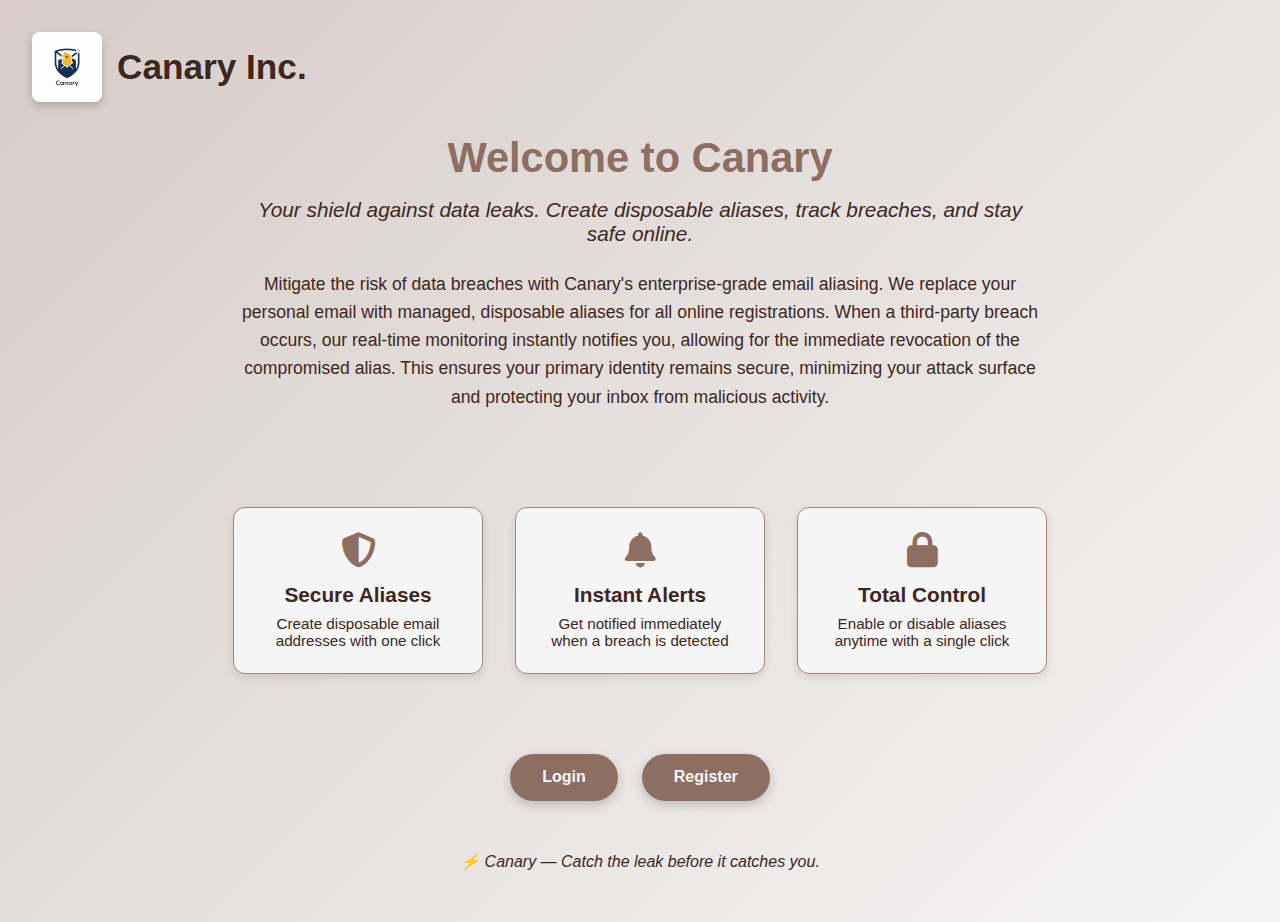
<file: try/try-index.html>
<!DOCTYPE html>
<html lang="en">
<head>
  <meta charset="UTF-8">
  <meta name="viewport" content="width=device-width, initial-scale=1.0">
  <title>Project Canary - Home</title>
  <link rel="stylesheet" href="https://cdnjs.cloudflare.com/ajax/libs/font-awesome/6.4.0/css/all.min.css">
  <style>
    * {
      margin: 0;
      padding: 0;
      box-sizing: border-box;
      font-family: 'Segoe UI', Tahoma, Geneva, Verdana, sans-serif;
    }

    :root {
      --color-primary: #8d6e63;   /* brown */
      --color-secondary: #d7ccc8; /* light cream */
      --color-light: #f5f5f5;     /* very light */
      --color-dark: #3e2723;      /* deep brown */
      --color-accent: #a1887f;    /* accent beige */
    }

    body {
      background: linear-gradient(135deg, var(--color-secondary) 0%, var(--color-light) 100%);
      color: var(--color-dark);
      min-height: 100vh;
      display: flex;
      flex-direction: column;
      padding: 2rem;
    }

    .image {
      display: flex;
      align-items: center;
      margin-bottom: 2rem;
    }

    .image img {
      height: 70px;
      width: 70px;
      margin-right: 15px;
      border-radius: 8px;
      object-fit: cover;
      box-shadow: 0 4px 10px rgba(0,0,0,0.2);
    }

    .image h1 {
      font-size: 2.2rem;
      font-weight: 700;
      color: var(--color-dark);
    }

    .main {
      text-align: center;
      max-width: 800px;
      margin: 0 auto 3rem;
    }

    .main h1 {
      font-size: 2.6rem;
      margin-bottom: 1rem;
      color: var(--color-primary);
    }

    .tag {
      font-size: 1.3rem;
      margin-bottom: 1.5rem;
      color: var(--color-dark);
      font-style: italic;
    }

    .content {
      font-size: 1.1rem;
      line-height: 1.6;
      color: var(--color-dark);
    }

    .features {
      display: flex;
      flex-wrap: wrap;
      justify-content: center;
      gap: 2rem;
      margin: 3rem 0;
    }

    .feature {
      background: var(--color-light);
      border: 1px solid var(--color-accent);
      border-radius: 12px;
      padding: 1.5rem;
      width: 250px;
      transition: transform 0.3s ease, box-shadow 0.3s ease;
      text-align: center;
      box-shadow: 0 4px 10px rgba(0,0,0,0.1);
    }

    .feature:hover {
      transform: translateY(-6px);
      box-shadow: 0 8px 20px rgba(0,0,0,0.2);
    }

    .feature i {
      font-size: 2.2rem;
      color: var(--color-primary);
      margin-bottom: 1rem;
    }

    .feature h3 {
      font-size: 1.3rem;
      margin-bottom: 0.5rem;
      color: var(--color-dark);
    }

    .feature p {
      color: var(--color-dark);
      font-size: 0.95rem;
    }

    .sign {
      display: flex;
      justify-content: center;
      gap: 1.5rem;
      margin: 2rem 0;
    }

    button {
      background: var(--color-primary);
      color: var(--color-light);
      border: none;
      padding: 0.9rem 2rem;
      font-size: 1rem;
      font-weight: 600;
      border-radius: 30px;
      cursor: pointer;
      transition: all 0.3s ease;
      box-shadow: 0 4px 12px rgba(0,0,0,0.2);
    }

    button:hover {
      background: var(--color-dark);
      transform: translateY(-3px);
      box-shadow: 0 6px 18px rgba(0,0,0,0.3);
    }

    footer {
      text-align: center;
      margin-top: auto;
      padding: 1.2rem;
      color: var(--color-dark);
      font-style: italic;
    }
  </style>
</head>
<body>
  <div class="image">
    <img src="logo3.jpg" alt="Canary Logo">
    <h1>Canary Inc.</h1>
  </div>
  
  <div class="main">
    <h1>Welcome to Canary</h1>
    <p class="tag"><i>Your shield against data leaks. Create disposable aliases, track breaches, and stay safe online.</i></p>
    <p class="content">Mitigate the risk of data breaches with Canary's enterprise-grade email aliasing. We replace your personal email with managed, disposable aliases for all online registrations. When a third-party breach occurs, our real-time monitoring instantly notifies you, allowing for the immediate revocation of the compromised alias. This ensures your primary identity remains secure, minimizing your attack surface and protecting your inbox from malicious activity.</p>
  </div>

  <div class="features">
    <div class="feature">
      <i class="fas fa-shield-alt"></i>
      <h3>Secure Aliases</h3>
      <p>Create disposable email addresses with one click</p>
    </div>
    <div class="feature">
      <i class="fas fa-bell"></i>
      <h3>Instant Alerts</h3>
      <p>Get notified immediately when a breach is detected</p>
    </div>
    <div class="feature">
      <i class="fas fa-lock"></i>
      <h3>Total Control</h3>
      <p>Enable or disable aliases anytime with a single click</p>
    </div>
  </div>

  <div class="sign">
    <button id="loginBtn">Login</button>
    <button id="registerBtn">Register</button>
  </div>
  
  <footer>
    ⚡ Canary — Catch the leak before it catches you.
  </footer>
</body>
</html>
</file>
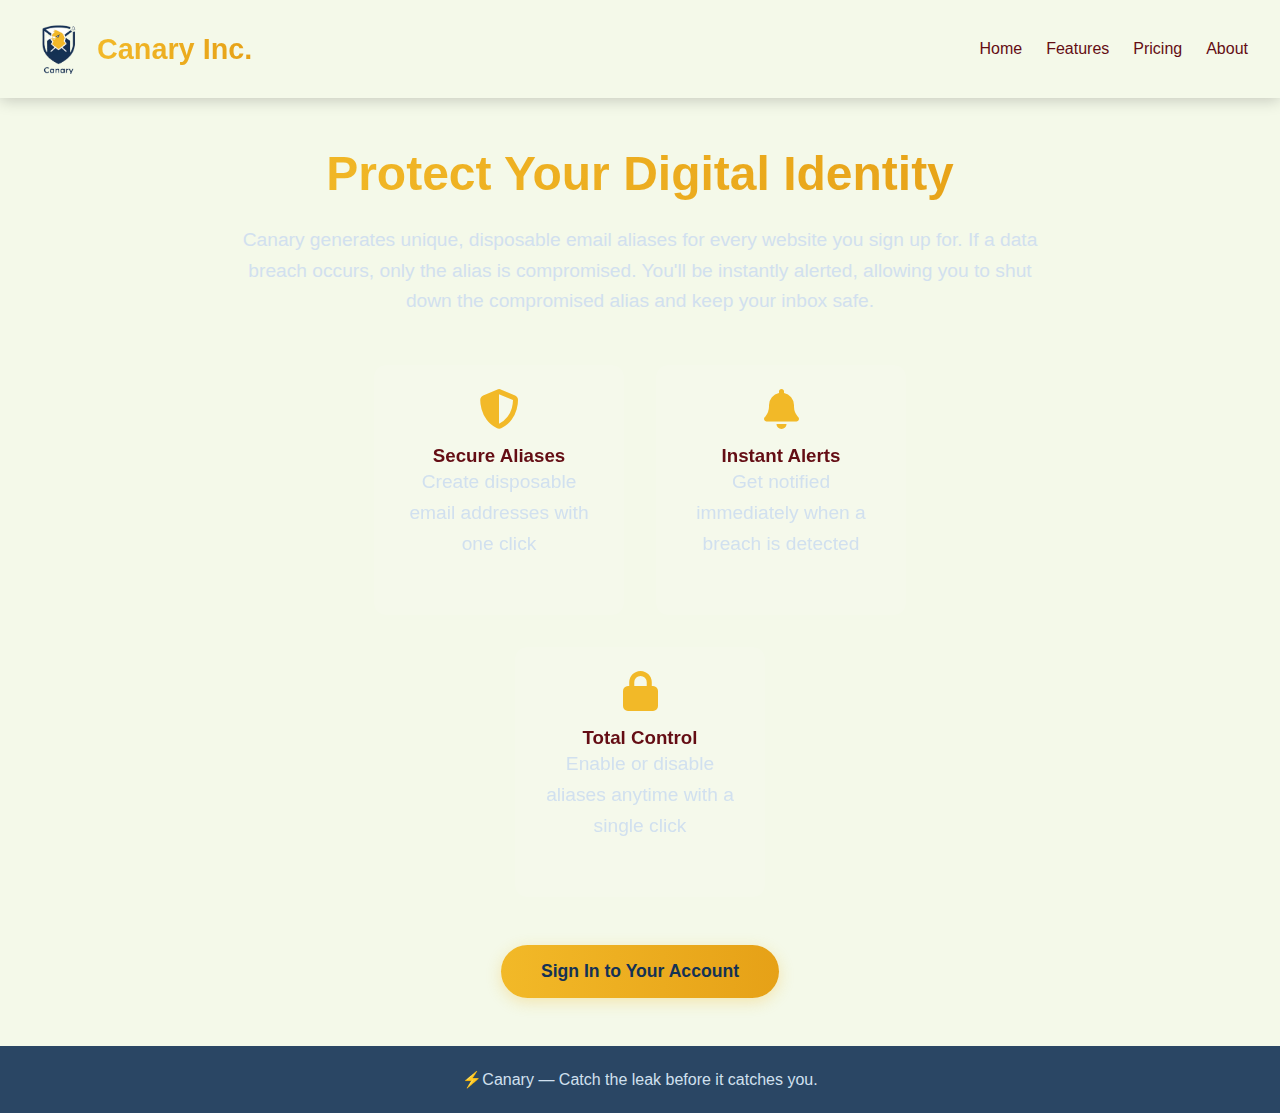
<file: try/try.html>
<!DOCTYPE html>
<html lang="en">
<head>
    <meta charset="UTF-8">
    <meta name="viewport" content="width=device-width, initial-scale=1.0">
    <title>Canary - Secure Login</title>
    <link rel="stylesheet" href="https://cdnjs.cloudflare.com/ajax/libs/font-awesome/6.4.0/css/all.min.css">
    <link rel="stylesheet" href="try.css">
    <script src="try.js" defer></script>
</head>
<body>
    <!-- Header -->
    <header>
        <div class="logo">
            <img src="../Greeter/logo3.png" alt="Canary Logo">
            <h1>Canary Inc.</h1>
        </div>
        <nav>
            <a href="#">Home</a>
            <a href="#">Features</a>
            <a href="#">Pricing</a>
            <a href="#">About</a>
        </nav>
    </header>
    
    <!-- Main Content -->
    <main class="hero">
        <div class="hero-content">
            <h2>Protect Your Digital Identity</h2>
            <p>Canary generates unique, disposable email aliases for every website you sign up for. If a data breach occurs, only the alias is compromised. You'll be instantly alerted, allowing you to shut down the compromised alias and keep your inbox safe.</p>
            
            <div class="features">
                <div class="feature">
                    <i class="fas fa-shield-alt"></i>
                    <h3>Secure Aliases</h3>
                    <p>Create disposable email addresses with one click</p>
                </div>
                <div class="feature">
                    <i class="fas fa-bell"></i>
                    <h3>Instant Alerts</h3>
                    <p>Get notified immediately when a breach is detected</p>
                </div>
                <div class="feature">
                    <i class="fas fa-lock"></i>
                    <h3>Total Control</h3>
                    <p>Enable or disable aliases anytime with a single click</p>
                </div>
            </div>
            
            <button class="cta-button" id="showLogin">Sign In to Your Account</button>
        </div>
    </main>
    
    <!-- Login Overlay -->
    <div class="overlay" id="loginOverlay">
        <div class="login-container">
            <button class="close-btn" id="closeLogin">&times;</button>
            
            <div class="login-header">
                <h2>Welcome Back</h2>
                <p>Sign in to your Canary account</p>
            </div>
            
            <form id="loginForm">
                <div class="input-group">
                    <label for="email">Email Address</label>
                    <input type="email" id="email" placeholder="your.email@example.com" required>
                </div>
                
                <div class="input-group">
                    <label for="password">Password</label>
                    <input type="password" id="password" placeholder="Enter your password" required>
                </div>
                
                <button type="submit" class="login-button">Sign In</button>
                
                <div class="login-footer">
                    <p>Don't have an account? <a href="#">Sign up</a></p>
                    <p><a href="#">Forgot your password?</a></p>
                </div>
            </form>
        </div>
    </div>
    
    <!-- Footer -->
    <footer>
        <p>⚡Canary — Catch the leak before it catches you.</p>
    </footer>
    
    <script>
        document.addEventListener('DOMContentLoaded', function() {
            const overlay = document.getElementById('loginOverlay');
            const showLoginBtn = document.getElementById('showLogin');
            const closeLoginBtn = document.getElementById('closeLogin');
            const loginForm = document.getElementById('loginForm');
            const body = document.body;
            
            // Show login overlay
            showLoginBtn.addEventListener('click', function() {
                overlay.classList.add('active');
                body.classList.add('overlay-active');
            });
            
            // Hide login overlay
            closeLoginBtn.addEventListener('click', function() {
                overlay.classList.remove('active');
                body.classList.remove('overlay-active');
            });
            
            // Hide overlay when clicking outside of login container
            overlay.addEventListener('click', function(e) {
                if (e.target === overlay) {
                    overlay.classList.remove('active');
                    body.classList.remove('overlay-active');
                }
            });
            
            // Handle form submission
            loginForm.addEventListener('submit', function(e) {
                e.preventDefault();
                const email = document.getElementById('email').value;
                const password = document.getElementById('password').value;
                
                // Here you would typically send this data to your server
                console.log('Login attempt with:', { email, password });
                
                // Simulate successful login
                alert('Login successful! Redirecting...');
                overlay.classList.remove('active');
                body.classList.remove('overlay-active');
            });
            
            // Add escape key to close overlay
            document.addEventListener('keydown', function(e) {
                if (e.key === 'Escape' && overlay.classList.contains('active')) {
                    overlay.classList.remove('active');
                    body.classList.remove('overlay-active');
                }
            });
        });
    </script>
</body>
</html>
</file>
<file: try/alias.css>
:root {
  --color-primary: #6b1b1b;   /* Maroon/Brown */
  --color-secondary: #a34e2f; /* Accent Brown */
  --color-light: #f8f8e6;     /* Cream */
  --color-dark: #4a1c1c;      /* Deep Brown */
  --color-danger: #e74c3c;
  --color-success: #2ecc71;
  --shadow: 0 4px 12px rgba(0,0,0,0.08);
}

* {
  margin: 0;
  padding: 0;
  box-sizing: border-box;
  font-family: 'Segoe UI', Tahoma, sans-serif;
}

body {
  background: var(--color-light);
  color: var(--color-dark);
  min-height: 100vh;
  display: flex;
  flex-direction: column;
}

/* Header */
header {
  background: #f5e9d8;
  padding: 1rem 2rem;
  display: flex;
  justify-content: space-between;
  align-items: center;
  border-bottom: 2px solid var(--color-primary);
}

.logo {
  display: flex;
  align-items: center;
  gap: 1rem;
}

.logo img {
  width: 45px;
  height: 45px;
  border-radius: 8px;
}

.logo h1 {
  color: var(--color-primary);
}

.user-info {
  display: flex;
  align-items: center;
  gap: 1rem;
}

.user-avatar {
  width: 40px;
  height: 40px;
  border-radius: 50%;
  background: var(--color-primary);
  color: var(--color-light);
  display: flex;
  align-items: center;
  justify-content: center;
  font-weight: bold;
}

/* Layout */
.dashboard {
  display: flex;
  flex: 1;
}

/* Sidebar */
.sidebar {
  width: 250px;
  background: #efe1cd;
  padding: 1.5rem;
  border-right: 2px solid #d8c9b2;
}

.sidebar .menu-title {
  font-weight: bold;
  margin-bottom: 1rem;
  color: var(--color-primary);
}

.sidebar-menu {
  list-style: none;
}

.sidebar-menu li {
  margin-bottom: 1rem;
}

.sidebar-menu a {
  display: flex;
  align-items: center;
  gap: 0.8rem;
  padding: 0.6rem 1rem;
  text-decoration: none;
  color: var(--color-dark);
  border-radius: 8px;
  transition: 0.3s;
}

.sidebar-menu a:hover {
  background: #e2cdb4;
}

.sidebar-menu a.active {
  background: #d9c2ad;
  color: var(--color-primary);
}

/* Main Content */
.main-content {
  flex: 1;
  padding: 2rem;
}

/* Dashboard Header */
.dashboard-header {
  display: flex;
  justify-content: space-between;
  align-items: center;
  margin-bottom: 2rem;
}

.dashboard-header h2 {
  color: var(--color-primary);
}

.btn {
  padding: 0.6rem 1.2rem;
  border: none;
  border-radius: 8px;
  cursor: pointer;
  font-weight: bold;
  transition: 0.3s;
}

.btn-primary {
  background: var(--color-primary);
  color: var(--color-light);
}

.btn-primary:hover {
  background: var(--color-dark);
}

/* Stats Grid */
.stats-grid {
  display: grid;
  grid-template-columns: repeat(auto-fit,minmax(200px,1fr));
  gap: 1.5rem;
  margin-bottom: 2rem;
}

.stat-card {
  background: #fff7eb;
  padding: 1.5rem;
  border-radius: 12px;
  text-align: center;
  box-shadow: var(--shadow);
  transition: 0.3s;
}

.stat-card:hover {
  transform: translateY(-5px);
}

.stat-card i {
  font-size: 1.5rem;
  color: var(--color-primary);
  margin-bottom: 0.5rem;
}

/* Filter Bar */
.filter-bar {
  display: flex;
  gap: 1rem;
  margin-bottom: 1.5rem;
}

.filter-bar input,
.filter-bar select {
  padding: 0.6rem 1rem;
  border-radius: 8px;
  border: 1px solid #ccc;
  flex: 1;
}

/* Table */
.aliases-container {
  background: #fff;
  padding: 1rem;
  border-radius: 12px;
  box-shadow: var(--shadow);
}

.aliases-table {
  width: 100%;
  border-collapse: collapse;
}

.aliases-table th,
.aliases-table td {
  padding: 1rem;
  text-align: left;
  border-bottom: 1px solid #eee;
}

.aliases-table th {
  color: var(--color-primary);
}

.aliases-table td small {
  color: #666;
}

/* Status Badges */
.status {
  padding: 0.3rem 0.8rem;
  border-radius: 8px;
  font-size: 0.85rem;
  font-weight: bold;
}

.status.active {
  background: #e8f9e8;
  color: green;
}

.status.leaked {
  background: #fdeaea;
  color: red;
}

/* Actions */
.actions i {
  margin-right: 0.6rem;
  cursor: pointer;
  color: var(--color-dark);
  transition: 0.3s;
}

.actions i:hover {
  color: var(--color-primary);
}

/* Footer */
footer {
  text-align: center;
  padding: 1rem;
  background: #f5e9d8;
  border-top: 2px solid var(--color-primary);
}
</file>
<file: try/try.css>
* {
            margin: 0;
            padding: 0;
            box-sizing: border-box;
            font-family: 'Segoe UI', Tahoma, Geneva, Verdana, sans-serif;
        }
        
        body {
            background: linear-gradient(135deg, #f4f9e9);
            color: #640d14;
            min-height: 100vh;
            display: flex;
            flex-direction: column;
            overflow-x: hidden;
        }
        
        /* Header Styles */
        header {
            display: flex;
            align-items: center;
            padding: 1.5rem 2rem;
            background-color:linear-gradient(135deg, #f4f9e9);
            box-shadow: 0 2px 15px rgba(0, 0, 0, 0.2);
            position: relative;
            z-index: 2;
        }
        
        .logo {
            display: flex;
            align-items: center;
            margin-right: auto;
        }
        
        .logo img {
            height: 50px;
            width: 50px;
            margin-right: 15px;
            border-radius: 8px;
            object-fit: cover;
        }
        
        .logo h1 {
            font-size: 1.8rem;
            font-weight: 700;
            background: linear-gradient(to right, #f2b928, #e6a117);
            -webkit-background-clip: text;
            -webkit-text-fill-color: transparent;
        }
        
        nav {
            display: flex;
            gap: 1.5rem;
        }
        
        nav a {
            color: #640d14;
            text-decoration: none;
            font-weight: 500;
            transition: color 0.3s;
        }
        
        nav a:hover {
            color: #f2b928;
        }
        
        /* Main Content Styles */
        .hero {
            flex: 1;
            padding: 3rem 2rem;
            text-align: center;
            position: relative;
            z-index: 1;
            transition: filter 0.5s ease;
        }
        
        .hero-content {
            max-width: 800px;
            margin: 0 auto;
        }
        
        .hero h2 {
            font-size: 3rem;
            margin-bottom: 1.5rem;
            background: linear-gradient(to right, #f2b928, #e6a117);
            -webkit-background-clip: text;
            -webkit-text-fill-color: transparent;
        }
        
        .hero p {
            font-size: 1.2rem;
            line-height: 1.6;
            margin-bottom: 2rem;
            color: #d1e0ef;
        }
        
        .features {
            display: flex;
            flex-wrap: wrap;
            justify-content: center;
            gap: 2rem;
            margin: 3rem 0;
        }
        
        .feature {
            background: rgba(252, 253, 252, 0.1);
            backdrop-filter: blur(10px);
            border-radius: 12px;
            padding: 1.5rem;
            width: 250px;
            transition: transform 0.3s;
        }
        
        .feature:hover {
            transform: translateY(-5px);
        }
        
        .feature i {
            font-size: 2.5rem;
            color: #f2b928;
            margin-bottom: 1rem;
        }
        
        .cta-button {
            background: linear-gradient(to right, #f2b928, #e6a117);
            color: #143255;
            border: none;
            padding: 1rem 2.5rem;
            font-size: 1.1rem;
            font-weight: 600;
            border-radius: 50px;
            cursor: pointer;
            transition: all 0.3s ease;
            box-shadow: 0 4px 15px rgba(242, 185, 40, 0.3);
        }
        
        .cta-button:hover {
            transform: translateY(-3px);
            box-shadow: 0 6px 20px rgba(242, 185, 40, 0.4);
        }
        
        /* Login Overlay Styles */
        .overlay {
            position: fixed;
            top: 0;
            left: 0;
            width: 100%;
            height: 100%;
            background: rgba(0, 0, 0, 0.7);
            backdrop-filter: blur(8px);
            display: flex;
            justify-content: center;
            align-items: center;
            z-index: 1000;
            opacity: 0;
            visibility: hidden;
            transition: opacity 0.5s ease, visibility 0.5s;
        }
        
        .overlay.active {
            opacity: 1;
            visibility: visible;
        }
        
        .login-container {
            background: linear-gradient(135deg, #143255 0%, #0c1e33 100%);
            border-radius: 15px;
            box-shadow: 0 10px 30px rgba(0, 0, 0, 0.4);
            width: 90%;
            max-width: 400px;
            padding: 2.5rem;
            position: relative;
            transform: scale(0.9);
            transition: transform 0.5s ease;
        }
        
        .overlay.active .login-container {
            transform: scale(1);
        }
        
        .login-header {
            text-align: center;
            margin-bottom: 2rem;
        }
        
        .login-header h2 {
            color: #f2b928;
            font-size: 2rem;
            margin-bottom: 0.5rem;
        }
        
        .login-header p {
            color: #d1e0ef;
        }
        
        .input-group {
            margin-bottom: 1.5rem;
        }
        
        .input-group label {
            display: block;
            margin-bottom: 0.5rem;
            color: #d1e0ef;
            font-weight: 500;
        }
        
        .input-group input {
            width: 100%;
            padding: 1rem;
            border: 2px solid rgba(252, 253, 252, 0.2);
            border-radius: 8px;
            background: rgba(10, 30, 50, 0.5);
            color: #fcfdfc;
            font-size: 1rem;
            transition: border-color 0.3s;
        }
        
        .input-group input:focus {
            outline: none;
            border-color: #f2b928;
        }
        
        .login-button {
            width: 100%;
            padding: 1rem;
            background: linear-gradient(to right, #f2b928, #e6a117);
            color: #143255;
            border: none;
            border-radius: 8px;
            font-size: 1.1rem;
            font-weight: 600;
            cursor: pointer;
            transition: all 0.3s;
        }
        
        .login-button:hover {
            transform: translateY(-2px);
            box-shadow: 0 5px 15px rgba(242, 185, 40, 0.4);
        }
        
        .login-footer {
            text-align: center;
            margin-top: 1.5rem;
            color: #d1e0ef;
        }
        
        .login-footer a {
            color: #f2b928;
            text-decoration: none;
        }
        
        .close-btn {
            position: absolute;
            top: 20px;
            right: 20px;
            background: none;
            border: none;
            color: #d1e0ef;
            font-size: 1.5rem;
            cursor: pointer;
            transition: color 0.3s;
        }
        
        .close-btn:hover {
            color: #f2b928;
        }
        
        /* Footer Styles */
        footer {
            text-align: center;
            padding: 1.5rem;
            background-color: rgba(20, 50, 85, 0.9);
            color: #d1e0ef;
            font-weight: 500;
            position: relative;
            z-index: 2;
        }
        
        /* Blur effect when overlay is active */
        body.overlay-active .hero {
            filter: blur(8px);
        }
        
        /* Responsive Design */
        @media (max-width: 768px) {
            .hero h2 {
                font-size: 2.2rem;
            }
            
            nav {
                display: none;
            }
            
            .features {
                flex-direction: column;
                align-items: center;
            }
        }
</file>
<file: Greeter/style.css>
/* Reset */
* {
  margin: 0;
  padding: 0;
  box-sizing: border-box;
}

body {
  font-family: 'Segoe UI', sans-serif;
  background: linear-gradient(135deg, #f4f9e9);
  min-height: 100vh;
  display: flex;
  flex-direction: column;
  justify-content: space-between;
  align-items: center;
  color: #640d14;
  text-align: left;
  overflow-x: hidden;
}
.image{
  font-family: 'Times New Roman', sans-serif;
  display:flex;
 flex-direction: row;
 gap: 10px;
 align-items: end;
 align-content: flex-start;
 margin-top:20px;
}

.features {
    display:flex;
    flex-wrap: wrap;
    
    gap: 3rem;
    
    margin-bottom: 3rem;
}

.feature {
    background: rgba(0, 0, 0, 0.3);
    backdrop-filter: blur(10px);
    border-radius: 12px;
    padding: 1.5rem;
    justify-content: center;
    width: 250px;
    transition: transform 0.3s;
    justify-content: center;
    animation:fadeIn 2.7s ease-in-out ;
    border: #640d14;
    border-style: solid;
    text-align: center;
    
}
        
.feature:hover {
    transform: translateY(-5px);
}
        
.feature i {
    font-size: 2.5rem;
    margin-bottom: 1rem;
}

.main {
  margin-top:40px;
  padding: 10px;
  width: 90%;
  text-align: left;
}

.sign {
  max-width: 100%;
  width: 100%;
  background: rgba(255, 255, 255, 0.1);
  display: flex;
  justify-content: center;
  border-radius: 6px;
  
  animation: fadeIn 2s ease-in-out;
  
}

h1 {
  font-size: 42px;
  margin-bottom: 15px;
  animation: fadeIn 1.5s ease-in-out;
}

p {
  font-size: 18px;
  margin-bottom: 25px;
  animation: fadeIn 2.5s ease-in-out;
}

button, .btn {
  padding: 12px 20px;
  font-size: 16px;
  border: 2px(#78290f);
  border-radius: 8px;
  background: #ee6c4d;
  color: #fae1dd;
  font-weight: bold;
  cursor: pointer;
  margin: 8px;
  transition: 0.3s;
  animation: fadeInUp 2.5s ease-in-out;
  text-decoration: none;
  display: inline-block;
}

button:hover, .btn:hover {
  background: #c44536;
  transform: scale(1.05);
}

footer {
  font-family:'Arial Narrow Bold', sans-serif;
  font-size: 3px;
  margin-top: auto;
  background: rgba(0, 0, 0, 0.42);
  padding: 15px;
  font-size: 15px;
  animation: fadeIn 3s ease-in-out;
  width: 100%;
  text-align: center;
  font-weight: bold;
  letter-spacing: 1px;
}

/* Animations */
@keyframes fadeIn {
  from { opacity: 0; }
  to { opacity: 1; }
}
@keyframes slideDown {
  from { opacity: 0; transform: translateY(-40px); }
  to { opacity: 1; transform: translateY(0); }
}
@keyframes fadeInUp {
  from { opacity: 0; transform: translateY(40px); }
  to { opacity: 1; transform: translateY(0); }
}

/* Modal Styles */
.modal-overlay {
  position: fixed;
  top: 0;
  left: 0;
  right: 0;
  bottom: 0;
  background: rgba(0, 0, 0, 0.7);
  backdrop-filter: blur(8px);
  display: flex;
  justify-content: center;
  align-items: center;
  z-index: 1000;
  opacity: 0;
  visibility: hidden;
  transition: opacity 0.5s ease, visibility 0.5s;
}

.modal-overlay.active {
  opacity: 1;
  visibility: visible;
}

.modal-container {
  background: linear-gradient(135deg,#f4f9e9);
  border-radius: 15px;
  box-shadow: 0 10px 30px rgba(0, 0, 0, 0.4);
  width: 90%;
  max-width: 400px;
  padding: 2.5rem;
  position: relative;
  transform: scale(0.9);
  transition: transform 0.5s ease;
}

.modal-overlay.active .modal-container {
  transform: scale(1);
}

.modal-header {
  text-align: center;
  margin-bottom: 2rem;
}

.modal-header h2 {
  color: var(--color-primary);
  font-size: 2rem;
  margin-bottom: 0.5rem;
}

.modal-header p {
  color:  #640d14;
}

.input-group {
  margin-bottom: 1.5rem;
}

.input-group label {
  display: block;
  margin-bottom: 0.5rem;
  color: #640d14;
  font-weight: 500;
}

.input-group input {
  width: 100%;
  padding: 1rem;
  border: 2px solid rgba(150, 153, 150, 0.914);
  border-radius: 8px;
  background: rgba(126, 128, 129, 0.5);
  color: var(--color-light);
  font-size: 1rem;
  transition: border-color 0.3s;
}

.input-group input:focus {
  outline: none;
  border-color: var(--color-primary);
}

.modal-button {
  width: 100%;
  padding: 1rem;
  background: linear-gradient(to right, var(--color-primary), var(--color-accent));
  color: var(--color-secondary);
  border: none;
  border-radius: 8px;
  font-size: 1.1rem;
  font-weight: 600;
  cursor: pointer;
  transition: all 0.3s;
  margin-bottom: 1.5rem;
}

.modal-button:hover {
  transform: translateY(-2px);
  box-shadow: 0 5px 15px rgba(242, 185, 40, 0.4);
}

.modal-footer {
  text-align: center;
  color: #640d14;
}

.modal-footer a {
  color: var(--color-primary);
  text-decoration:#c44536;
  cursor: pointer;
}

.modal-footer a:hover{
  color:#ee6c4d;
}
.close-btn {
  position: absolute;
  top: 20px;
  right: 20px;
  background: none;
  border: none;
  color: #d1e0ef;
  font-size: 1.5rem;
  cursor: pointer;
  transition: color 0.3s;
}

.close-btn:hover {
  color: var(--color-primary);
}

/* Responsive Design */
@media (max-width: 768px) {
  .main h1 {
    font-size: 2.2rem;
  }
  
  .tag {
    font-size: 1.2rem;
  }
  
  .features {
    flex-direction: column;
    align-items: center;
  }
  
  .sign {
    flex-direction: column;
    align-items: center;
  }
}
</file>
<file: Dash/style.css>
/* Reset */
* {
  margin: 0;
  padding: 0;
  box-sizing: border-box;
}

body {
  font-family: 'Segoe UI', sans-serif;
  background: linear-gradient(135deg, #f4f9e9);
  min-height: 100vh;
  display: flex;
  flex-direction: column;
  justify-content: space-between;
  align-items: center;
  color: #640d14;
  text-align: left;
  overflow-x: hidden;
}
.image{
  font-family: 'Times New Roman', sans-serif;
  display:flex;
 flex-direction: row;
 gap: 10px;
 align-items: end;
 align-content: flex-start;
 margin-top:20px;
}
.main {
  margin-top:40px;
  padding: 10px;
  width: 90%;
  text-align: left;
}

.sign {
  max-width: 100%;
  width: 100%;
  background: rgba(255, 255, 255, 0.1);
  display: flex;
  justify-content: center;
  border-radius: 6px;
  
  animation: fadeIn 2s ease-in-out;
  
}

h1 {
  font-size: 42px;
  margin-bottom: 15px;
  animation: fadeIn 1.5s ease-in-out;
}

p {
  font-size: 18px;
  margin-bottom: 25px;
  animation: fadeIn 2.5s ease-in-out;
}

button, .btn {
  padding: 12px 24px;
  font-size: 16px;
  border: 2px(#78290f);
  border-radius: 8px;
  background: #ee6c4d;
  color: #fae1dd;
  font-weight: bold;
  cursor: pointer;
  margin: 8px;
  transition: 0.3s;
  animation: fadeInUp 2.5s ease-in-out;
  text-decoration: none;
  display: inline-block;
}

button:hover, .btn:hover {
  background: #c44536;
  transform: scale(1.05);
}

footer {
  font-family:'Arial Narrow Bold', sans-serif;
  font-size: 3px;
  margin-top: auto;
  background: rgba(0, 0, 0, 0.3);
  padding: 15px;
  font-size: 15px;
  animation: fadeIn 3s ease-in-out;
  width: 100%;
  text-align: center;
  font-weight: bold;
  letter-spacing: 1px;
}

/* Animations */
@keyframes fadeIn {
  from { opacity: 0; }
  to { opacity: 1; }
}
@keyframes slideDown {
  from { opacity: 0; transform: translateY(-40px); }
  to { opacity: 1; transform: translateY(0); }
}
@keyframes fadeInUp {
  from { opacity: 0; transform: translateY(40px); }
  to { opacity: 1; transform: translateY(0); }
}
</file>
